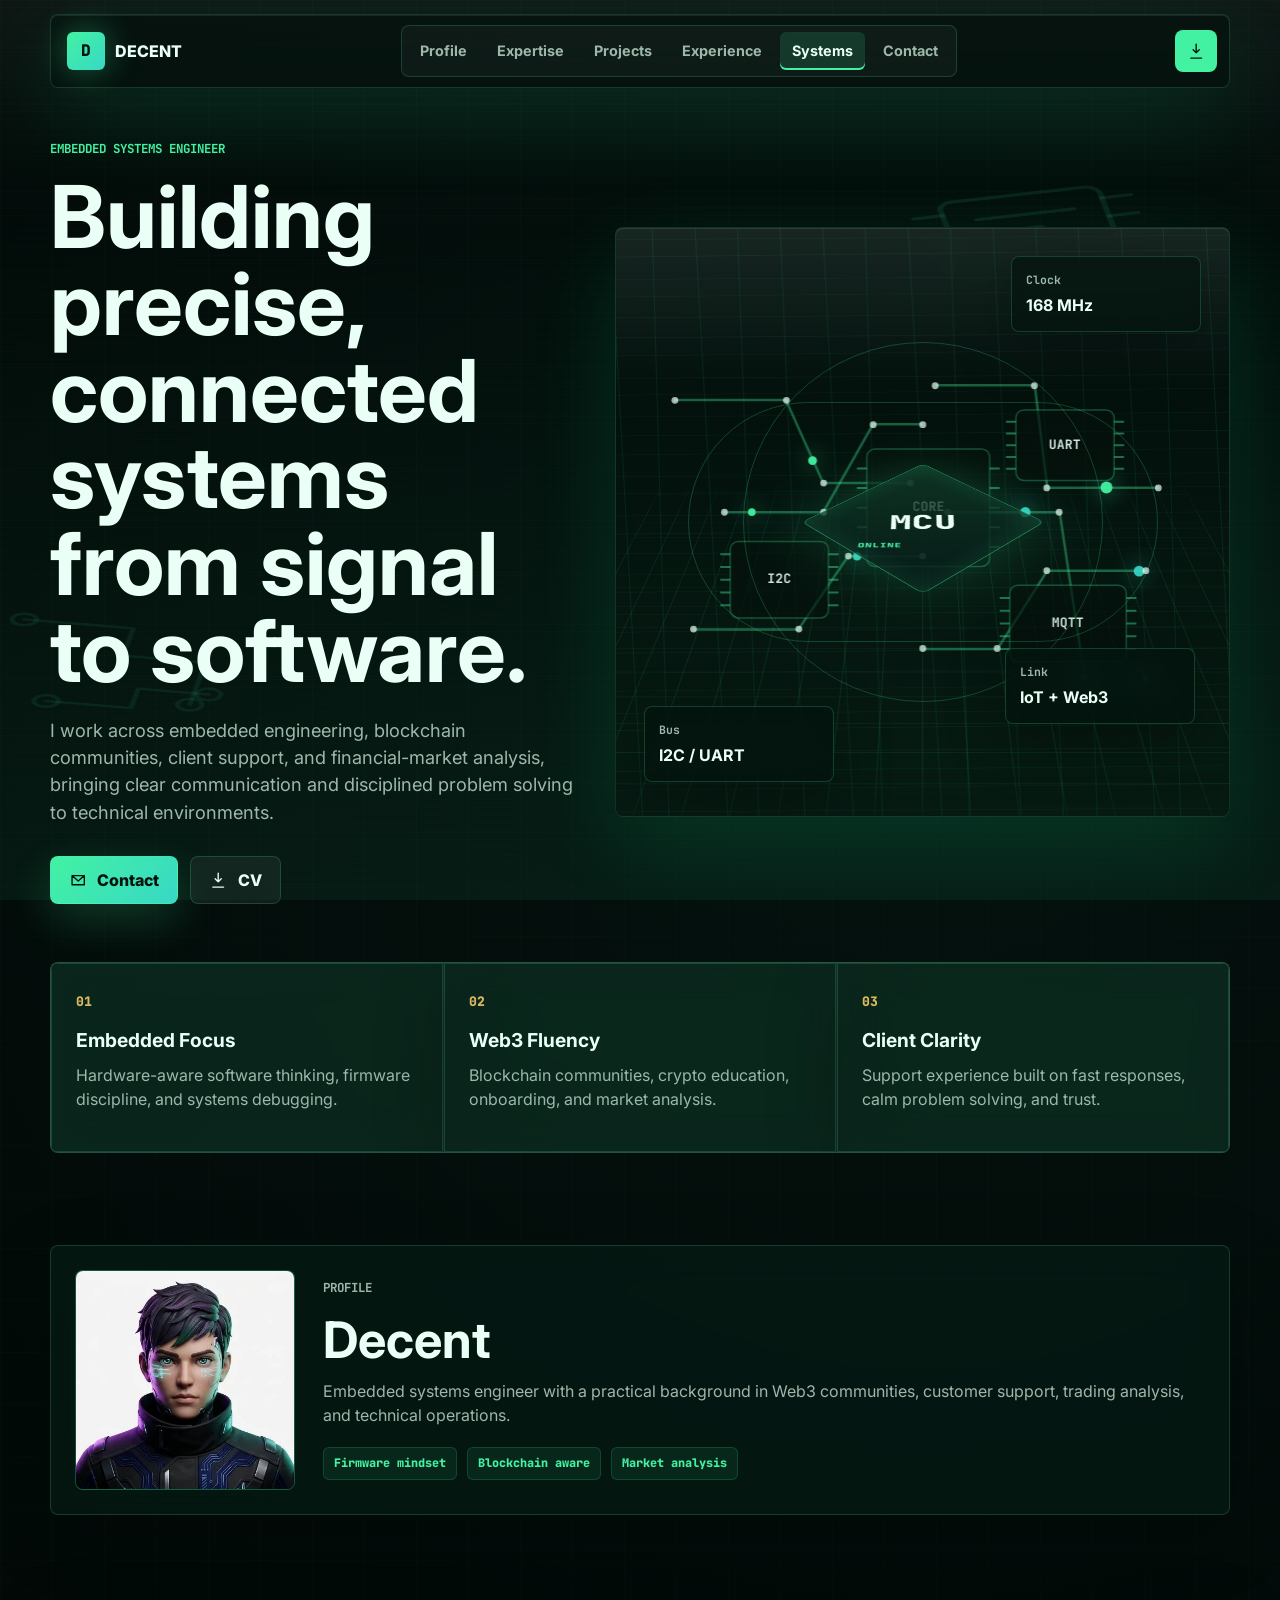
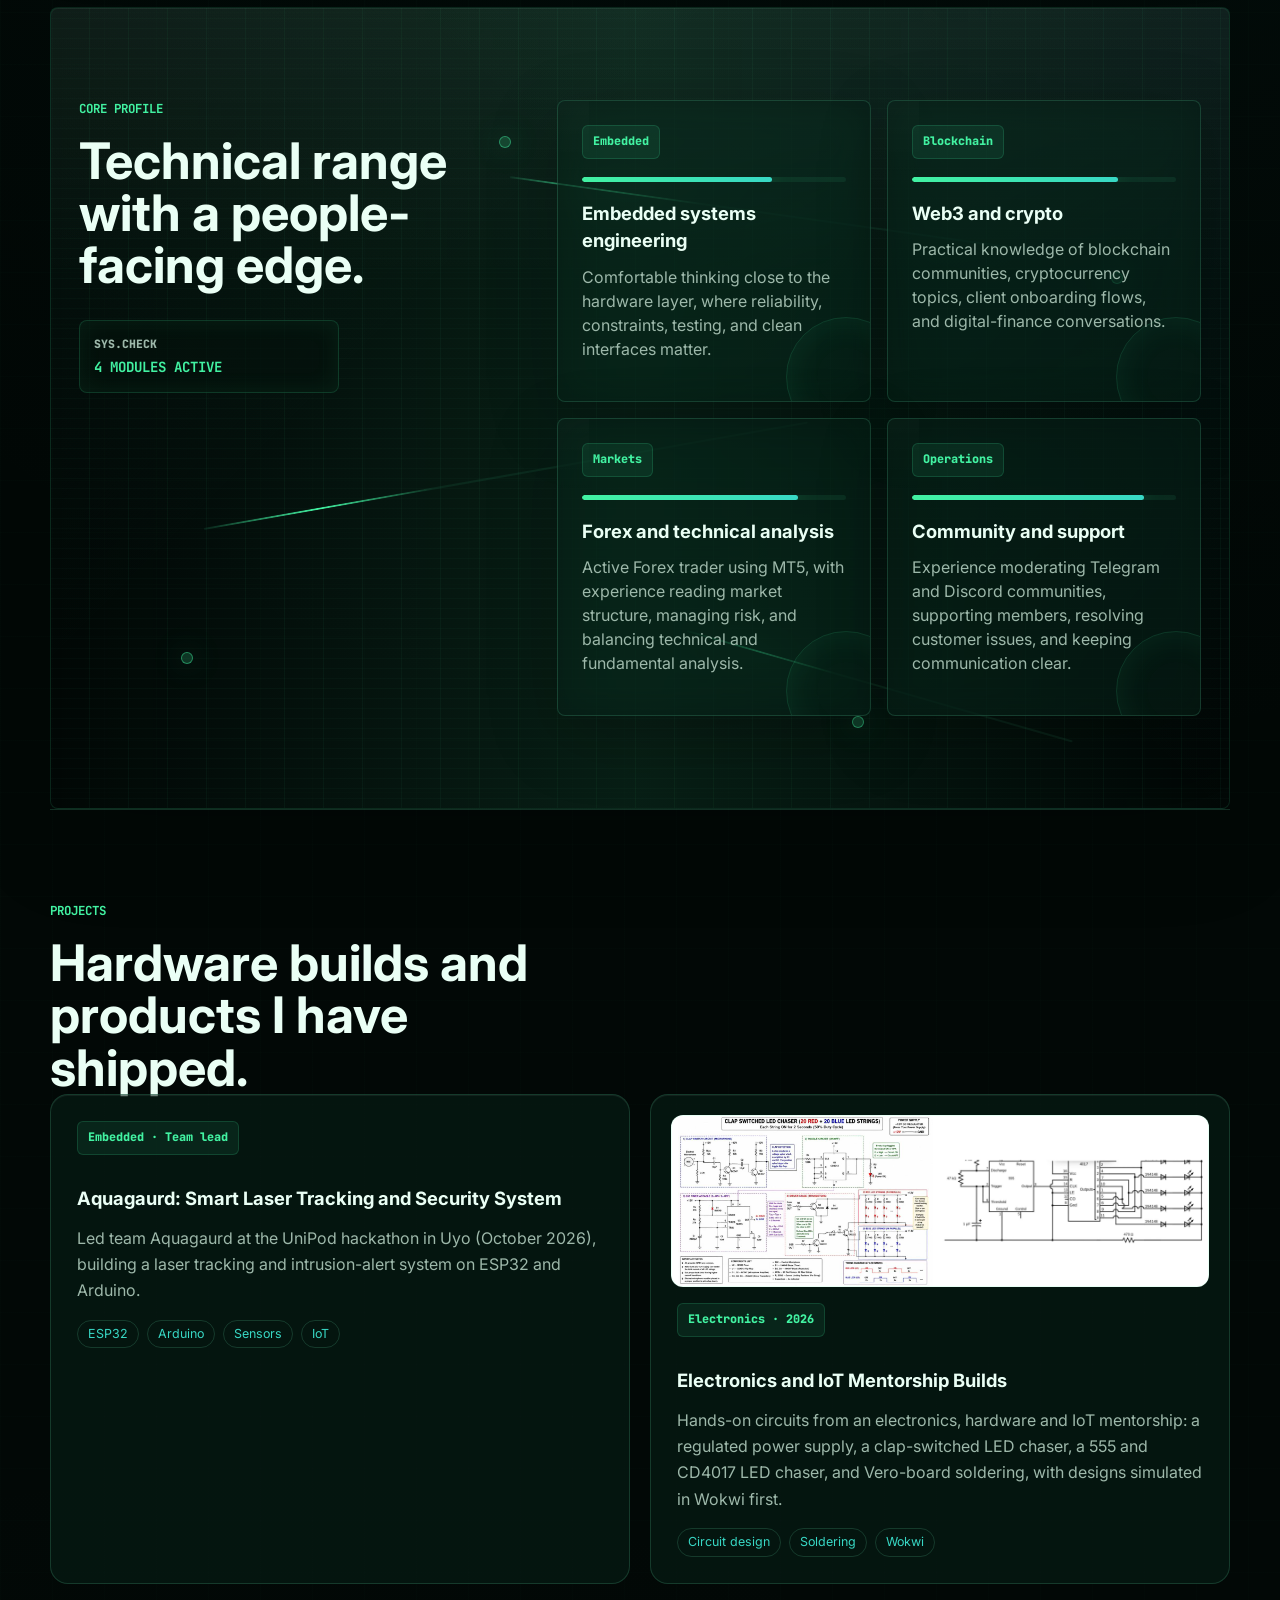
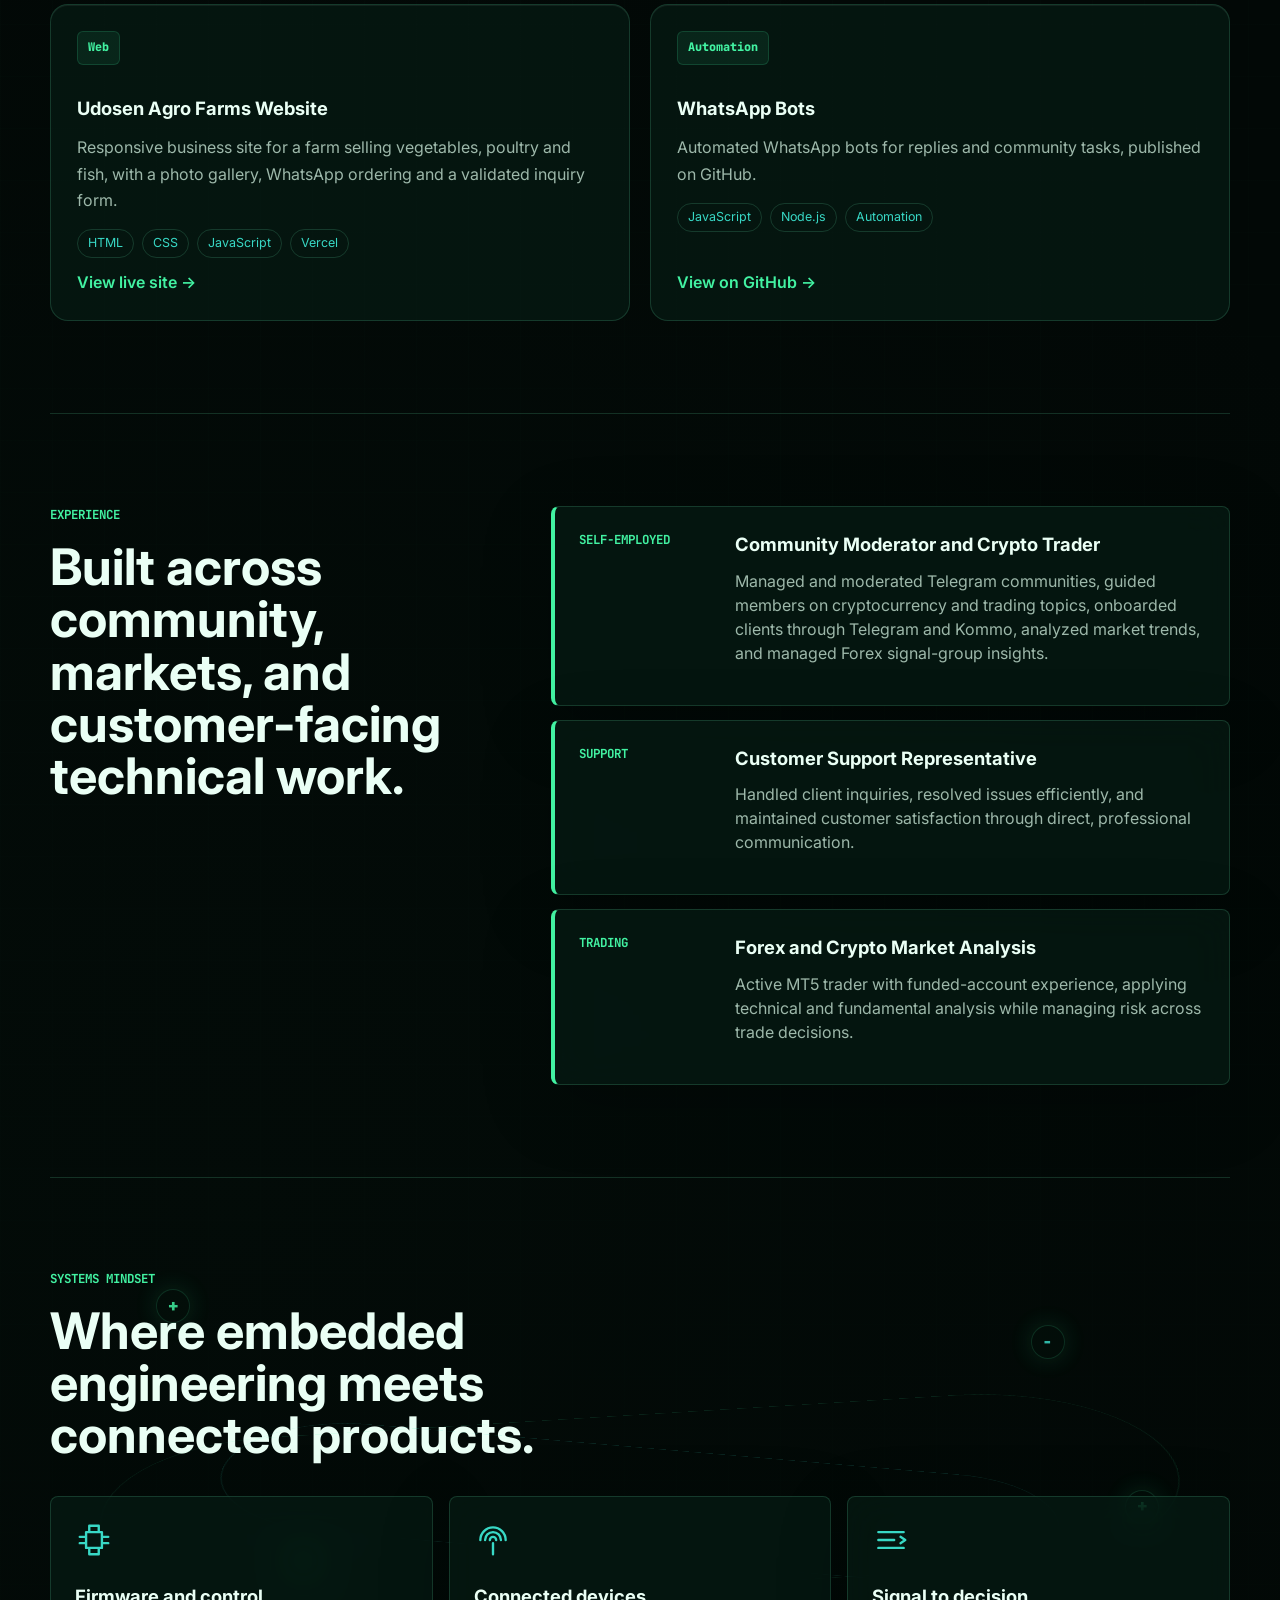
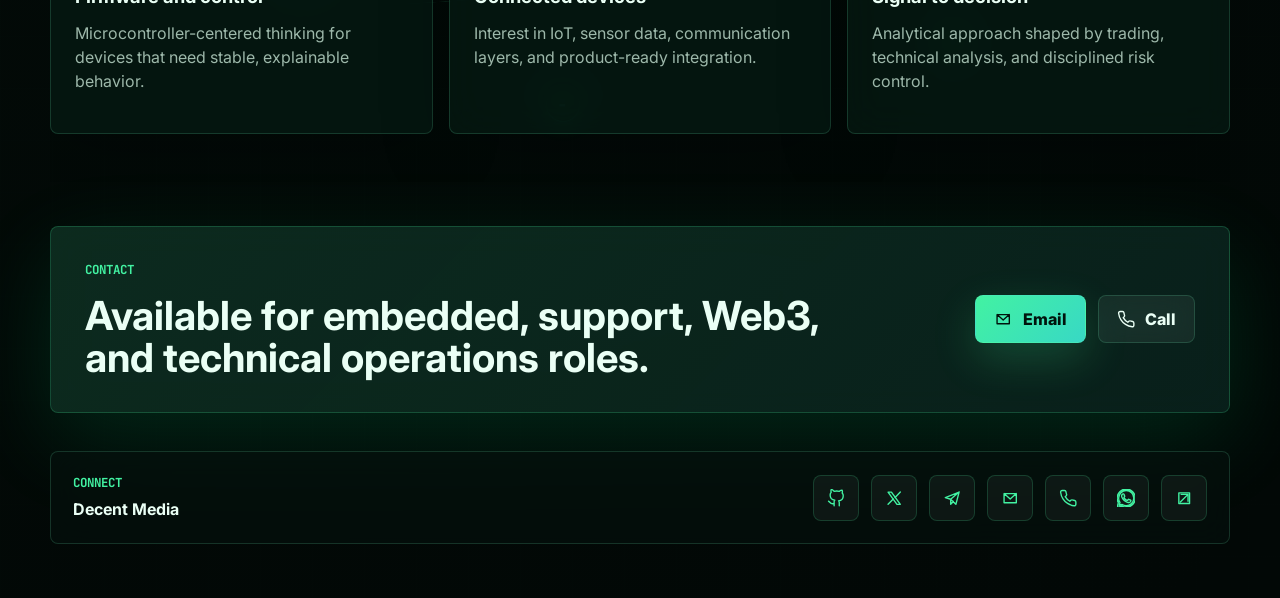
<file: index.html>
<!doctype html>
<html lang="en">
  <head>
    <meta charset="utf-8" />
    <meta name="viewport" content="width=device-width, initial-scale=1" />
    <title>Decent | Embedded Systems Engineer</title>
    <meta
      name="description"
      content="Personal portfolio for Decent, an embedded systems engineer with Web3, blockchain, trading, community management, and client support experience."
    />
    <link rel="preconnect" href="https://fonts.googleapis.com" />
    <link rel="preconnect" href="https://fonts.gstatic.com" crossorigin />
    <link
      href="https://fonts.googleapis.com/css2?family=Inter:wght@400;500;600;700;800&family=JetBrains+Mono:wght@500;700&display=swap"
      rel="stylesheet"
    />
    <link rel="stylesheet" href="styles.css" />
  </head>
  <body>
    <div class="ambient-bg" aria-hidden="true">
      <div class="scanline"></div>
      <svg class="watermark chip-a" viewBox="0 0 220 160">
        <rect x="54" y="38" width="112" height="84" rx="10" />
        <path d="M34 54h20M34 78h20M34 102h20M166 54h20M166 78h20M166 102h20" />
        <path d="M76 64h68M76 82h42M76 100h54" />
      </svg>
      <svg class="watermark trace-b" viewBox="0 0 260 220">
        <path d="M40 38h90v48h68v74" />
        <path d="M82 174h70v-34h58" />
        <circle cx="40" cy="38" r="10" />
        <circle cx="198" cy="160" r="10" />
        <circle cx="82" cy="174" r="10" />
        <circle cx="210" cy="140" r="10" />
      </svg>
    </div>

    <div class="site-shell">
      <header class="topbar" aria-label="Primary">
        <a class="brand" href="#top" aria-label="Decent home">
          <span class="brand-mark">D</span>
          <span>DECENT</span>
        </a>
        <nav class="nav-links" id="siteNav" aria-label="Sections">
          <a href="#profile">Profile</a>
          <a href="#expertise">Expertise</a>
          <a href="#projects">Projects</a>
          <a href="#experience">Experience</a>
          <a href="#systems">Systems</a>
          <a href="#contact">Contact</a>
        </nav>
        <button class="menu-toggle" type="button" aria-label="Open menu" aria-expanded="false" aria-controls="siteNav">
          <span></span><span></span><span></span>
        </button>
        <a class="icon-action" href="DECENT CV.docx" download aria-label="Download CV">
          <svg aria-hidden="true" viewBox="0 0 24 24">
            <path d="M12 3v11m0 0 4-4m-4 4-4-4M5 21h14" />
          </svg>
        </a>
      </header>

      <main id="top">
        <section class="hero" aria-labelledby="hero-title">
          <div class="hero-copy reveal">
            <p class="eyebrow">Embedded systems engineer</p>
            <h1 id="hero-title">Building precise, connected systems from signal to software.</h1>
            <p class="hero-lede">
              I work across embedded engineering, blockchain communities, client support, and
              financial-market analysis, bringing clear communication and disciplined problem
              solving to technical environments.
            </p>
            <div class="hero-actions" aria-label="Primary actions">
              <a class="button primary" href="mailto:udosenfavour21@gmail.com">
                <svg aria-hidden="true" viewBox="0 0 24 24">
                  <path d="m4 6 8 7 8-7M4 6h16v12H4z" />
                </svg>
                Contact
              </a>
              <a class="button secondary" href="DECENT CV.docx" download>
                <svg aria-hidden="true" viewBox="0 0 24 24">
                  <path d="M12 3v11m0 0 4-4m-4 4-4-4M5 21h14" />
                </svg>
                CV
              </a>
            </div>
          </div>

          <div class="hero-stage reveal" aria-label="3D embedded systems dashboard">
            <canvas id="circuitCanvas" width="900" height="680"></canvas>
            <div class="orbital-ring ring-one"></div>
            <div class="orbital-ring ring-two"></div>
            <div class="device-core">
              <span class="core-chip">MCU</span>
              <span class="core-status">ONLINE</span>
            </div>
            <div class="dashboard-card card-a">
              <span>Clock</span>
              <strong>168 MHz</strong>
            </div>
            <div class="dashboard-card card-b">
              <span>Bus</span>
              <strong>I2C / UART</strong>
            </div>
            <div class="dashboard-card card-c">
              <span>Link</span>
              <strong>IoT + Web3</strong>
            </div>
          </div>
        </section>

        <section class="metrics reveal" aria-label="Professional strengths">
          <div>
            <span>01</span>
            <strong>Embedded Focus</strong>
            <p>Hardware-aware software thinking, firmware discipline, and systems debugging.</p>
          </div>
          <div>
            <span>02</span>
            <strong>Web3 Fluency</strong>
            <p>Blockchain communities, crypto education, onboarding, and market analysis.</p>
          </div>
          <div>
            <span>03</span>
            <strong>Client Clarity</strong>
            <p>Support experience built on fast responses, calm problem solving, and trust.</p>
          </div>
        </section>

        <section id="profile" class="profile-section reveal" aria-label="Profile">
          <div class="profile-card">
            <div class="profile-image-frame">
              <img src="profile.jpg" alt="Favour Udosen" class="profile-image" />
              <span class="profile-fallback">D</span>
            </div>
            <div class="profile-content">
              <p class="eyebrow">Profile</p>
              <h2>Decent</h2>
              <p>
                Embedded systems engineer with a practical background in Web3 communities, customer
                support, trading analysis, and technical operations.
              </p>
              <div class="profile-tags" aria-label="Profile tags">
                <span>Firmware mindset</span>
                <span>Blockchain aware</span>
                <span>Market analysis</span>
              </div>
            </div>
          </div>
        </section>

        <section id="expertise" class="section split-section expertise-section reveal">
          <div class="expertise-visual" aria-hidden="true">
            <span class="data-node node-a"></span>
            <span class="data-node node-b"></span>
            <span class="data-node node-c"></span>
            <span class="data-node node-d"></span>
            <span class="data-stream stream-a"></span>
            <span class="data-stream stream-b"></span>
            <span class="data-stream stream-c"></span>
          </div>
          <div class="section-heading expertise-heading">
            <p class="eyebrow">Core profile</p>
            <h2>Technical range with a people-facing edge.</h2>
            <div class="expertise-console" aria-hidden="true">
              <span>SYS.CHECK</span>
              <strong>4 MODULES ACTIVE</strong>
            </div>
          </div>
          <div class="skill-grid">
            <article class="skill-card skill-card-embedded">
              <span class="chip">Embedded</span>
              <div class="skill-meter" aria-hidden="true"><span></span></div>
              <h3>Embedded systems engineering</h3>
              <p>
                Comfortable thinking close to the hardware layer, where reliability, constraints,
                testing, and clean interfaces matter.
              </p>
            </article>
            <article class="skill-card skill-card-chain">
              <span class="chip">Blockchain</span>
              <div class="skill-meter" aria-hidden="true"><span></span></div>
              <h3>Web3 and crypto</h3>
              <p>
                Practical knowledge of blockchain communities, cryptocurrency topics, client
                onboarding flows, and digital-finance conversations.
              </p>
            </article>
            <article class="skill-card skill-card-market">
              <span class="chip">Markets</span>
              <div class="skill-meter" aria-hidden="true"><span></span></div>
              <h3>Forex and technical analysis</h3>
              <p>
                Active Forex trader using MT5, with experience reading market structure, managing
                risk, and balancing technical and fundamental analysis.
              </p>
            </article>
            <article class="skill-card skill-card-ops">
              <span class="chip">Operations</span>
              <div class="skill-meter" aria-hidden="true"><span></span></div>
              <h3>Community and support</h3>
              <p>
                Experience moderating Telegram and Discord communities, supporting members,
                resolving customer issues, and keeping communication clear.
              </p>
            </article>
          </div>
        </section>

        <section id="projects" class="section projects-section reveal">
          <div class="section-heading">
            <p class="eyebrow">Projects</p>
            <h2>Hardware builds and products I have shipped.</h2>
          </div>
          <div class="project-grid">
            <article class="project-card">
              <span class="chip">Embedded &middot; Team lead</span>
              <h3>Aquagaurd: Smart Laser Tracking and Security System</h3>
              <p>
                Led team Aquagaurd at the UniPod hackathon in Uyo (October 2026), building a laser
                tracking and intrusion-alert system on ESP32 and Arduino.
              </p>
              <ul class="project-tags"><li>ESP32</li><li>Arduino</li><li>Sensors</li><li>IoT</li></ul>
            </article>
            <article class="project-card">
              <div class="project-media project-media-duo">
                <img src="images/clap-switch-chaser.jpg" alt="Clap-switched LED chaser schematic: microphone amplifier, CD4013 toggle, NE555 timer and transistor drivers" loading="lazy" />
                <img src="images/led-chaser.jpg" alt="LED chaser schematic using a 555 timer and CD4017 decade counter" loading="lazy" />
              </div>
              <span class="chip">Electronics &middot; 2026</span>
              <h3>Electronics and IoT Mentorship Builds</h3>
              <p>
                Hands-on circuits from an electronics, hardware and IoT mentorship: a regulated power
                supply, a clap-switched LED chaser, a 555 and CD4017 LED chaser, and Vero-board soldering, with designs simulated in Wokwi first.
              </p>
              <ul class="project-tags"><li>Circuit design</li><li>Soldering</li><li>Wokwi</li></ul>
            </article>
            <article class="project-card">
              <span class="chip">Web</span>
              <h3>Udosen Agro Farms Website</h3>
              <p>
                Responsive business site for a farm selling vegetables, poultry and fish, with a
                photo gallery, WhatsApp ordering and a validated inquiry form.
              </p>
              <ul class="project-tags"><li>HTML</li><li>CSS</li><li>JavaScript</li><li>Vercel</li></ul>
              <a class="project-link" href="https://udosen-farms.vercel.app" target="_blank" rel="noreferrer">View live site &rarr;</a>
            </article>
            <article class="project-card">
              <span class="chip">Automation</span>
              <h3>WhatsApp Bots</h3>
              <p>
                Automated WhatsApp bots for replies and community tasks, published on GitHub.
              </p>
              <ul class="project-tags"><li>JavaScript</li><li>Node.js</li><li>Automation</li></ul>
              <a class="project-link" href="https://github.com/DECENTMEDIA" target="_blank" rel="noreferrer">View on GitHub &rarr;</a>
            </article>
          </div>
        </section>

        <section id="experience" class="section timeline-section reveal">
          <div class="section-heading">
            <p class="eyebrow">Experience</p>
            <h2>Built across community, markets, and customer-facing technical work.</h2>
          </div>
          <div class="timeline">
            <article class="timeline-item">
              <div class="timeline-date">Self-employed</div>
              <div>
                <h3>Community Moderator and Crypto Trader</h3>
                <p>
                  Managed and moderated Telegram communities, guided members on cryptocurrency and
                  trading topics, onboarded clients through Telegram and Kommo, analyzed market
                  trends, and managed Forex signal-group insights.
                </p>
              </div>
            </article>
            <article class="timeline-item">
              <div class="timeline-date">Support</div>
              <div>
                <h3>Customer Support Representative</h3>
                <p>
                  Handled client inquiries, resolved issues efficiently, and maintained customer
                  satisfaction through direct, professional communication.
                </p>
              </div>
            </article>
            <article class="timeline-item">
              <div class="timeline-date">Trading</div>
              <div>
                <h3>Forex and Crypto Market Analysis</h3>
                <p>
                  Active MT5 trader with funded-account experience, applying technical and
                  fundamental analysis while managing risk across trade decisions.
                </p>
              </div>
            </article>
          </div>
        </section>

        <section id="systems" class="section systems-section reveal">
          <div class="section-heading">
            <p class="eyebrow">Systems mindset</p>
            <h2>Where embedded engineering meets connected products.</h2>
          </div>
          <div class="polarity-field" aria-hidden="true">
            <span class="charge plus charge-a">+</span>
            <span class="charge minus charge-b">-</span>
            <span class="charge plus charge-c">+</span>
            <span class="charge minus charge-d">-</span>
            <span class="charge plus charge-e">+</span>
            <span class="charge minus charge-f">-</span>
          </div>
          <div class="systems-board">
            <article>
              <svg aria-hidden="true" viewBox="0 0 24 24">
                <path d="M9 3h6v4H9zM7 7h10v10H7zM9 17h6v4H9zM3 10h4M17 10h4M3 14h4M17 14h4" />
              </svg>
              <h3>Firmware and control</h3>
              <p>Microcontroller-centered thinking for devices that need stable, explainable behavior.</p>
            </article>
            <article>
              <svg aria-hidden="true" viewBox="0 0 24 24">
                <path d="M4 12a8 8 0 0 1 16 0M7 12a5 5 0 0 1 10 0M10 12a2 2 0 0 1 4 0M12 14v7" />
              </svg>
              <h3>Connected devices</h3>
              <p>Interest in IoT, sensor data, communication layers, and product-ready integration.</p>
            </article>
            <article>
              <svg aria-hidden="true" viewBox="0 0 24 24">
                <path d="M4 7h16M4 12h10M4 17h16M18 10l3 2-3 2" />
              </svg>
              <h3>Signal to decision</h3>
              <p>Analytical approach shaped by trading, technical analysis, and disciplined risk control.</p>
            </article>
          </div>
        </section>

        <section id="contact" class="contact-section reveal" aria-labelledby="contact-title">
          <div>
            <p class="eyebrow">Contact</p>
            <h2 id="contact-title">Available for embedded, support, Web3, and technical operations roles.</h2>
          </div>
          <div class="contact-actions">
            <a class="button primary" href="mailto:udosenfavour21@gmail.com">
              <svg aria-hidden="true" viewBox="0 0 24 24">
                <path d="m4 6 8 7 8-7M4 6h16v12H4z" />
              </svg>
              Email
            </a>
            <a class="button secondary" href="tel:+2349166381036">
              <svg aria-hidden="true" viewBox="0 0 24 24">
                <path d="M22 16.9v3a2 2 0 0 1-2.2 2 19.8 19.8 0 0 1-8.6-3.1 19.5 19.5 0 0 1-6-6A19.8 19.8 0 0 1 2.1 4.2 2 2 0 0 1 4.1 2h3a2 2 0 0 1 2 1.7c.1 1 .4 2 .7 2.9a2 2 0 0 1-.4 2.1L8.1 10a16 16 0 0 0 6 6l1.3-1.3a2 2 0 0 1 2.1-.4c.9.3 1.9.6 2.9.7a2 2 0 0 1 1.6 1.9z" />
              </svg>
              Call
            </a>
          </div>
        </section>
      </main>

      <footer class="site-footer" aria-label="Social links">
        <div>
          <p class="eyebrow">Connect</p>
          <strong>Decent Media</strong>
        </div>
        <nav class="social-widgets" aria-label="Social widgets">
          <a href="https://github.com/DECENTMEDIA" target="_blank" rel="noreferrer" aria-label="GitHub">
            <svg aria-hidden="true" viewBox="0 0 24 24">
              <path d="M9 19c-5 1.5-5-2.5-7-3m14 6v-3.9a3.4 3.4 0 0 0-.9-2.6c3-.3 6.1-1.5 6.1-6.7a5.2 5.2 0 0 0-1.4-3.6 4.8 4.8 0 0 0-.1-3.6s-1.1-.3-3.7 1.4a12.8 12.8 0 0 0-6.7 0C6.7.3 5.6.6 5.6.6a4.8 4.8 0 0 0-.1 3.6 5.2 5.2 0 0 0-1.4 3.6c0 5.2 3.1 6.4 6.1 6.7a3.4 3.4 0 0 0-.9 2.6V22" />
            </svg>
          </a>
          <a href="https://x.com/DECENTMEDIA123" target="_blank" rel="noreferrer" aria-label="Twitter">
            <svg aria-hidden="true" viewBox="0 0 24 24">
              <path d="M4 4l11.6 16H20L8.4 4z" />
              <path d="M4 20 10.8 13M13.2 11 20 4" />
            </svg>
          </a>
          <a href="https://t.me/Decent09166" target="_blank" rel="noreferrer" aria-label="Telegram">
            <svg aria-hidden="true" viewBox="0 0 24 24">
              <path d="M21 4 3 11.2l7 2.2M21 4l-4.2 16-6.8-6.6M21 4 10 13.4M10 13.4V20l3.6-3.8" />
            </svg>
          </a>
          <a href="mailto:udosenfavour21@gmail.com" aria-label="Email">
            <svg aria-hidden="true" viewBox="0 0 24 24">
              <path d="m4 6 8 7 8-7M4 6h16v12H4z" />
            </svg>
          </a>
          <a href="tel:+2349166381036" aria-label="Phone">
            <svg aria-hidden="true" viewBox="0 0 24 24">
              <path d="M22 16.9v3a2 2 0 0 1-2.2 2 19.8 19.8 0 0 1-8.6-3.1 19.5 19.5 0 0 1-6-6A19.8 19.8 0 0 1 2.1 4.2 2 2 0 0 1 4.1 2h3a2 2 0 0 1 2 1.7c.1 1 .4 2 .7 2.9a2 2 0 0 1-.4 2.1L8.1 10a16 16 0 0 0 6 6l1.3-1.3a2 2 0 0 1 2.1-.4c.9.3 1.9.6 2.9.7a2 2 0 0 1 1.6 1.9z" />
            </svg>
            </a>
    <!-- WhatsApp (new) -->
    <a href="https://wa.me/2349166381036?text=Hello%20Decent%2C%20I'd%20like%20to%20connect"
       target="_blank" rel="noreferrer" aria-label="WhatsApp">
      <svg aria-hidden="true" viewBox="0 0 24 24">
        <path d="M17.472 14.382c-.297-.149-1.758-.867-2.03-.967-.273-.099-.471-.148-.67.15-.197.297-.767.966-.94 1.164-.173.199-.347.223-.644.075-.297-.15-1.255-.463-2.39-1.475-.883-.788-1.48-1.761-1.653-2.059-.173-.297-.018-.458.13-.606.134-.133.298-.347.446-.52.149-.174.198-.298.298-.497.099-.198.05-.371-.025-.52-.075-.149-.669-1.612-.916-2.207-.242-.579-.487-.5-.669-.51-.173-.008-.371-.01-.57-.01-.198 0-.52.074-.792.372-.272.297-1.04 1.016-1.04 2.479 0 1.462 1.065 2.875 1.213 3.074.149.198 2.096 3.2 5.077 4.487.709.306 1.262.489 1.694.625.712.227 1.36.195 1.871.118.571-.085 1.758-.719 2.006-1.413.248-.694.248-1.289.173-1.413-.074-.124-.272-.198-.57-.347m-5.421 7.403h-.004a9.87 9.87 0 01-5.031-1.378l-.361-.214-3.741.982.998-3.648-.235-.374a9.86 9.86 0 01-1.51-5.26c.001-5.45 4.436-9.884 9.888-9.884 2.64 0 5.122 1.03 6.988 2.898a9.825 9.825 0 012.893 6.994c-.003 5.45-4.437 9.884-9.885 9.884m8.413-18.297A11.815 11.815 0 0012.05 0C5.495 0 .16 5.335.157 11.892c0 2.096.547 4.142 1.588 5.945L.057 24l6.305-1.654a11.882 11.882 0 005.683 1.448h.005c6.554 0 11.89-5.335 11.893-11.893a11.821 11.821 0 00-3.48-8.413z" />
      </svg>
          </a>
          <a href="https://github.com/DECENTMEDIA/MY-PORTFOLIO" target="_blank" rel="noreferrer" aria-label="Portfolio repository">
            <svg aria-hidden="true" viewBox="0 0 24 24">
              <path d="M7 17 17 7M8 7h9v9" />
              <path d="M5 5h14v14H5z" />
            </svg>
          </a>
        </nav>
      </footer>
    </div>

        <button class="back-to-top" type="button" aria-label="Back to top">
      <svg aria-hidden="true" viewBox="0 0 24 24"><path d="M12 19V5m0 0-6 6m6-6 6 6" /></svg>
    </button>
    <script src="script.js"></script>
  </body>
</html>
</file>
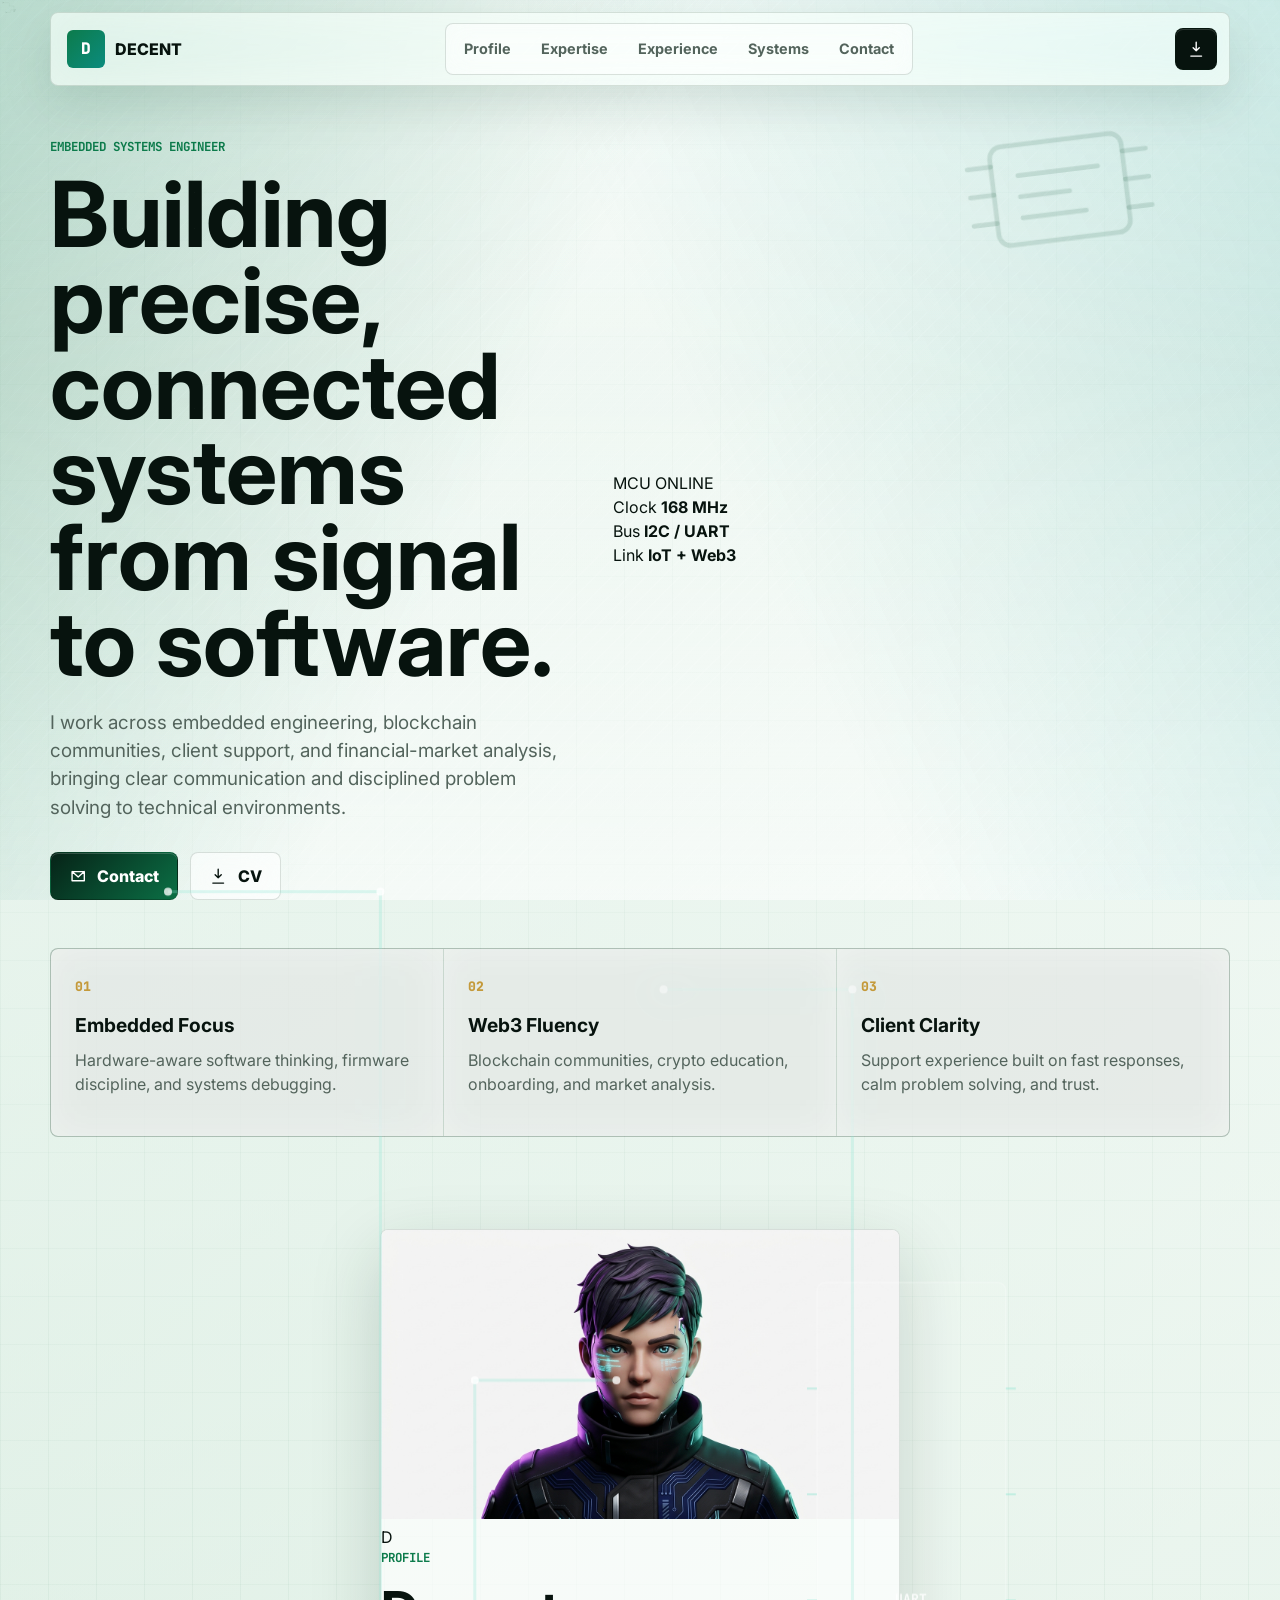
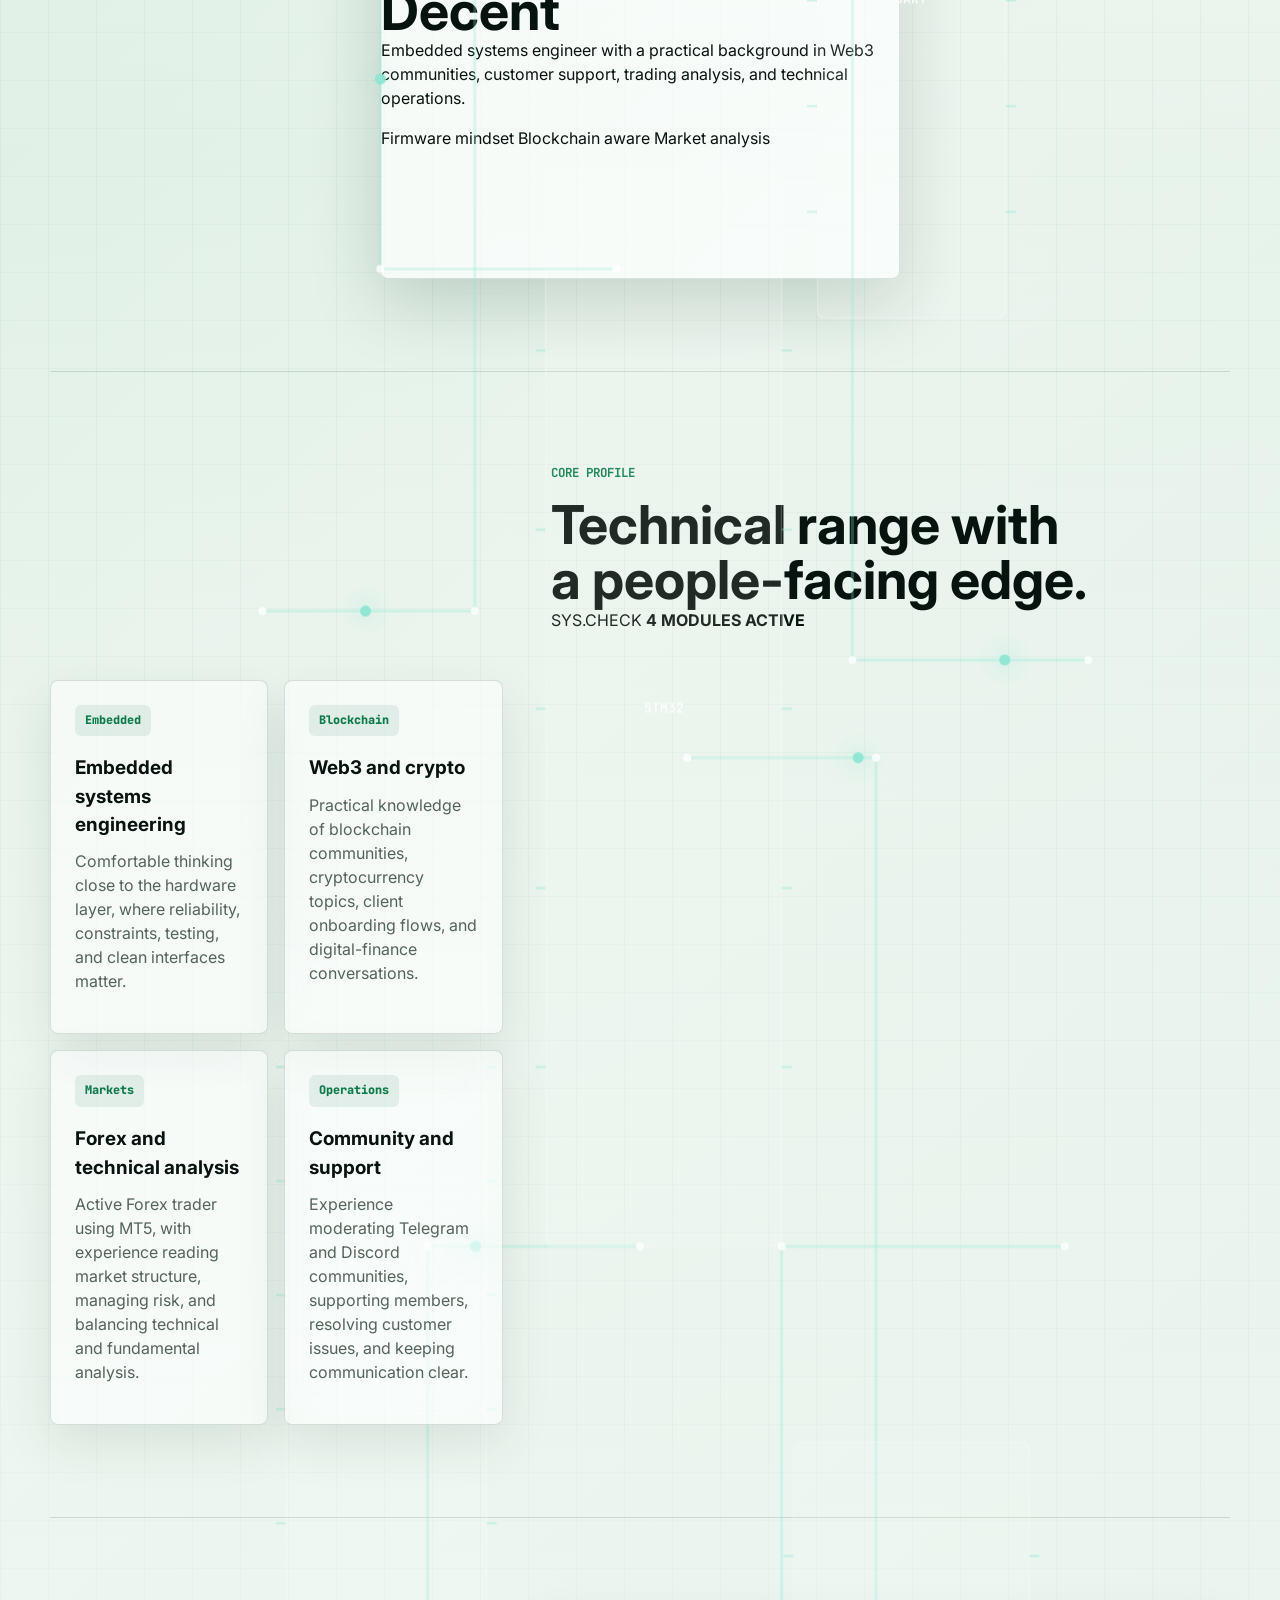
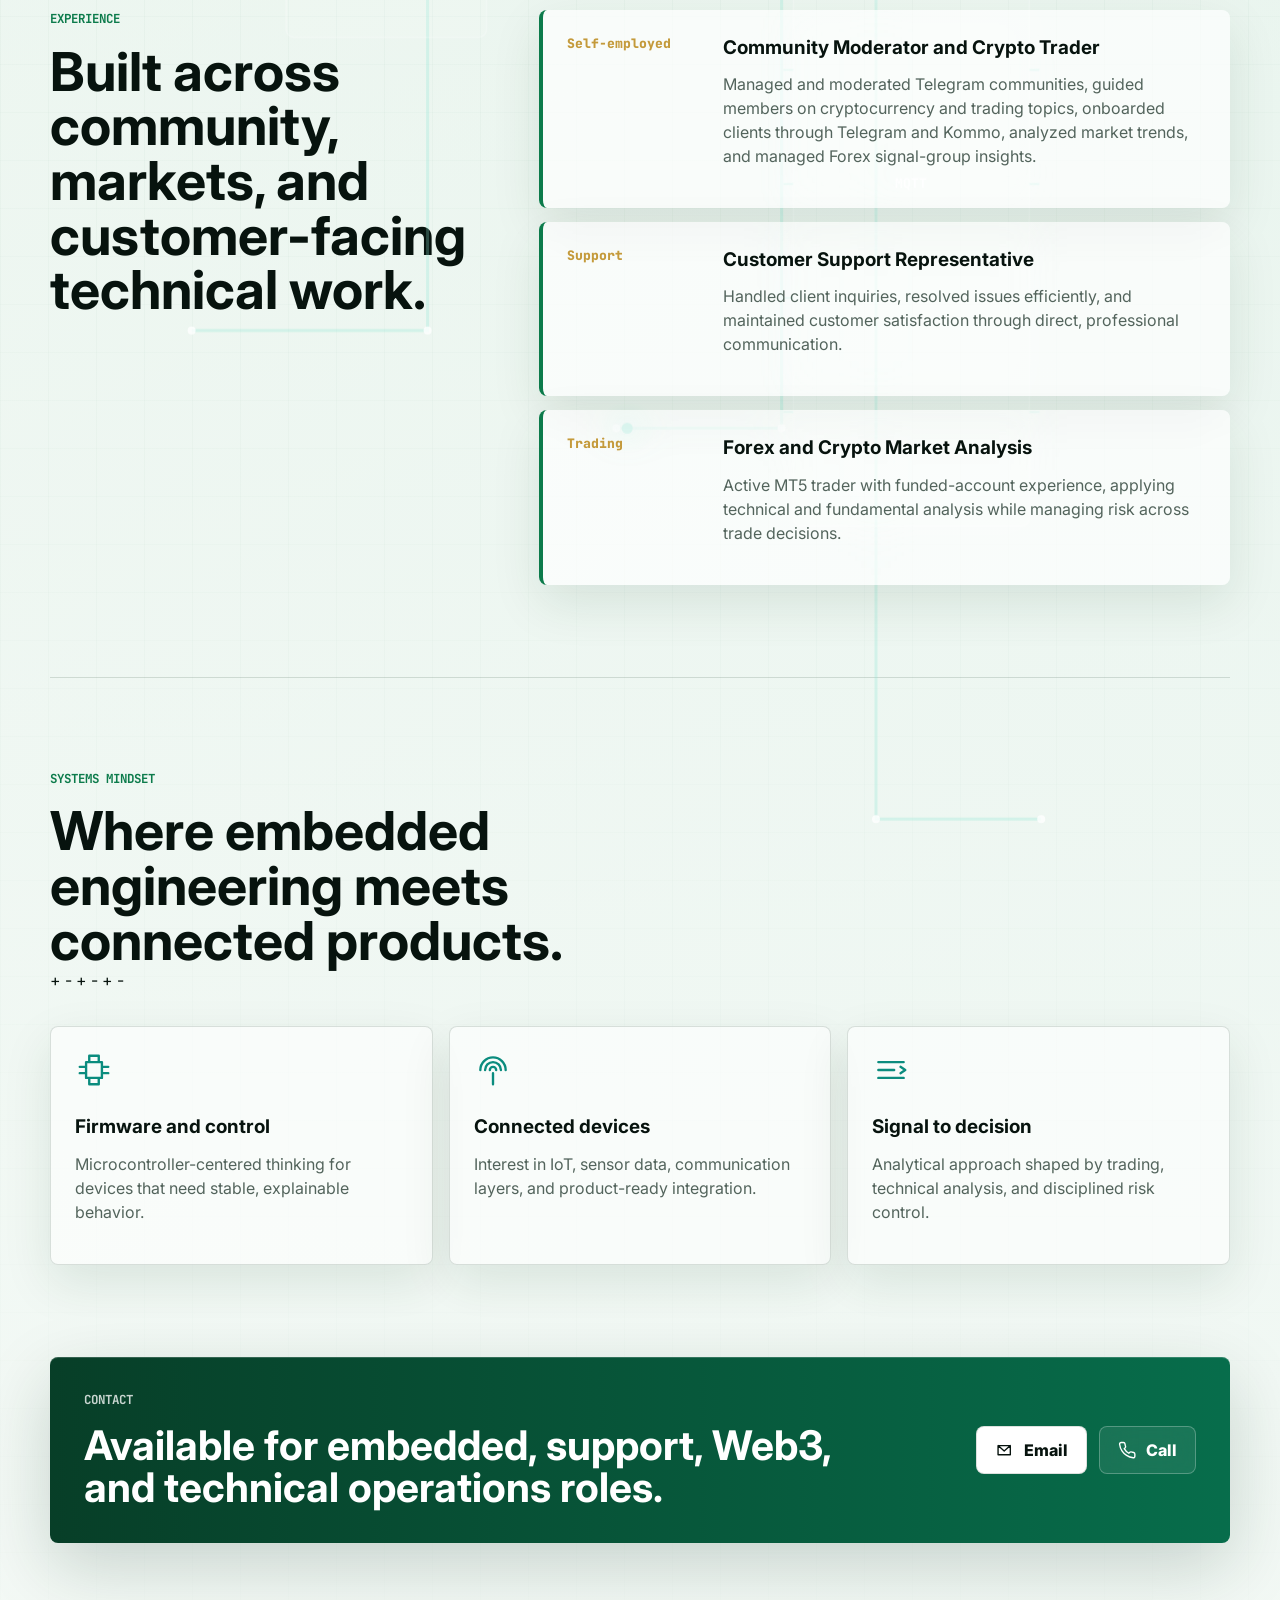
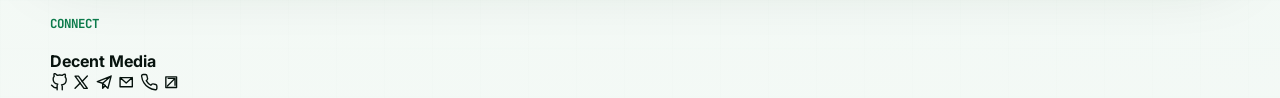
<file: personal-site-github-upload/index.html>
<!doctype html>
<html lang="en">
  <head>
    <meta charset="utf-8" />
    <meta name="viewport" content="width=device-width, initial-scale=1" />
    <title>Decent | Embedded Systems Engineer</title>
    <meta
      name="description"
      content="Personal portfolio for Decent, an embedded systems engineer with Web3, blockchain, trading, community management, and client support experience."
    />
    <link rel="preconnect" href="https://fonts.googleapis.com" />
    <link rel="preconnect" href="https://fonts.gstatic.com" crossorigin />
    <link
      href="https://fonts.googleapis.com/css2?family=Inter:wght@400;500;600;700;800&family=JetBrains+Mono:wght@500;700&display=swap"
      rel="stylesheet"
    />
    <link rel="stylesheet" href="styles.css" />
  </head>
  <body>
    <div class="ambient-bg" aria-hidden="true">
      <div class="scanline"></div>
      <svg class="watermark chip-a" viewBox="0 0 220 160">
        <rect x="54" y="38" width="112" height="84" rx="10" />
        <path d="M34 54h20M34 78h20M34 102h20M166 54h20M166 78h20M166 102h20" />
        <path d="M76 64h68M76 82h42M76 100h54" />
      </svg>
      <svg class="watermark trace-b" viewBox="0 0 260 220">
        <path d="M40 38h90v48h68v74" />
        <path d="M82 174h70v-34h58" />
        <circle cx="40" cy="38" r="10" />
        <circle cx="198" cy="160" r="10" />
        <circle cx="82" cy="174" r="10" />
        <circle cx="210" cy="140" r="10" />
      </svg>
    </div>

    <div class="site-shell">
      <header class="topbar" aria-label="Primary">
        <a class="brand" href="#top" aria-label="Decent home">
          <span class="brand-mark">D</span>
          <span>DECENT</span>
        </a>
        <nav class="nav-links" aria-label="Sections">
          <a href="#profile">Profile</a>
          <a href="#expertise">Expertise</a>
          <a href="#experience">Experience</a>
          <a href="#systems">Systems</a>
          <a href="#contact">Contact</a>
        </nav>
        <a class="icon-action" href="DECENT CV.docx" download aria-label="Download CV">
          <svg aria-hidden="true" viewBox="0 0 24 24">
            <path d="M12 3v11m0 0 4-4m-4 4-4-4M5 21h14" />
          </svg>
        </a>
      </header>

      <main id="top">
        <section class="hero" aria-labelledby="hero-title">
          <div class="hero-copy reveal">
            <p class="eyebrow">Embedded systems engineer</p>
            <h1 id="hero-title">Building precise, connected systems from signal to software.</h1>
            <p class="hero-lede">
              I work across embedded engineering, blockchain communities, client support, and
              financial-market analysis, bringing clear communication and disciplined problem
              solving to technical environments.
            </p>
            <div class="hero-actions" aria-label="Primary actions">
              <a class="button primary" href="mailto:udosenfavour21@gmail.com">
                <svg aria-hidden="true" viewBox="0 0 24 24">
                  <path d="m4 6 8 7 8-7M4 6h16v12H4z" />
                </svg>
                Contact
              </a>
              <a class="button secondary" href="DECENT CV.docx" download>
                <svg aria-hidden="true" viewBox="0 0 24 24">
                  <path d="M12 3v11m0 0 4-4m-4 4-4-4M5 21h14" />
                </svg>
                CV
              </a>
            </div>
          </div>

          <div class="hero-stage reveal" aria-label="3D embedded systems dashboard">
            <canvas id="circuitCanvas" width="900" height="680"></canvas>
            <div class="orbital-ring ring-one"></div>
            <div class="orbital-ring ring-two"></div>
            <div class="device-core">
              <span class="core-chip">MCU</span>
              <span class="core-status">ONLINE</span>
            </div>
            <div class="dashboard-card card-a">
              <span>Clock</span>
              <strong>168 MHz</strong>
            </div>
            <div class="dashboard-card card-b">
              <span>Bus</span>
              <strong>I2C / UART</strong>
            </div>
            <div class="dashboard-card card-c">
              <span>Link</span>
              <strong>IoT + Web3</strong>
            </div>
          </div>
        </section>

        <section class="metrics reveal" aria-label="Professional strengths">
          <div>
            <span>01</span>
            <strong>Embedded Focus</strong>
            <p>Hardware-aware software thinking, firmware discipline, and systems debugging.</p>
          </div>
          <div>
            <span>02</span>
            <strong>Web3 Fluency</strong>
            <p>Blockchain communities, crypto education, onboarding, and market analysis.</p>
          </div>
          <div>
            <span>03</span>
            <strong>Client Clarity</strong>
            <p>Support experience built on fast responses, calm problem solving, and trust.</p>
          </div>
        </section>

        <section id="profile" class="profile-section reveal" aria-label="Profile">
          <div class="profile-card">
            <div class="profile-image-frame">
              <img src="profile.jpg" alt="Favour Udosen" class="profile-image" />
              <span class="profile-fallback">D</span>
            </div>
            <div class="profile-content">
              <p class="eyebrow">Profile</p>
              <h2>Decent</h2>
              <p>
                Embedded systems engineer with a practical background in Web3 communities, customer
                support, trading analysis, and technical operations.
              </p>
              <div class="profile-tags" aria-label="Profile tags">
                <span>Firmware mindset</span>
                <span>Blockchain aware</span>
                <span>Market analysis</span>
              </div>
            </div>
          </div>
        </section>

        <section id="expertise" class="section split-section expertise-section reveal">
          <div class="expertise-visual" aria-hidden="true">
            <span class="data-node node-a"></span>
            <span class="data-node node-b"></span>
            <span class="data-node node-c"></span>
            <span class="data-node node-d"></span>
            <span class="data-stream stream-a"></span>
            <span class="data-stream stream-b"></span>
            <span class="data-stream stream-c"></span>
          </div>
          <div class="section-heading expertise-heading">
            <p class="eyebrow">Core profile</p>
            <h2>Technical range with a people-facing edge.</h2>
            <div class="expertise-console" aria-hidden="true">
              <span>SYS.CHECK</span>
              <strong>4 MODULES ACTIVE</strong>
            </div>
          </div>
          <div class="skill-grid">
            <article class="skill-card skill-card-embedded">
              <span class="chip">Embedded</span>
              <div class="skill-meter" aria-hidden="true"><span></span></div>
              <h3>Embedded systems engineering</h3>
              <p>
                Comfortable thinking close to the hardware layer, where reliability, constraints,
                testing, and clean interfaces matter.
              </p>
            </article>
            <article class="skill-card skill-card-chain">
              <span class="chip">Blockchain</span>
              <div class="skill-meter" aria-hidden="true"><span></span></div>
              <h3>Web3 and crypto</h3>
              <p>
                Practical knowledge of blockchain communities, cryptocurrency topics, client
                onboarding flows, and digital-finance conversations.
              </p>
            </article>
            <article class="skill-card skill-card-market">
              <span class="chip">Markets</span>
              <div class="skill-meter" aria-hidden="true"><span></span></div>
              <h3>Forex and technical analysis</h3>
              <p>
                Active Forex trader using MT5, with experience reading market structure, managing
                risk, and balancing technical and fundamental analysis.
              </p>
            </article>
            <article class="skill-card skill-card-ops">
              <span class="chip">Operations</span>
              <div class="skill-meter" aria-hidden="true"><span></span></div>
              <h3>Community and support</h3>
              <p>
                Experience moderating Telegram and Discord communities, supporting members,
                resolving customer issues, and keeping communication clear.
              </p>
            </article>
          </div>
        </section>

        <section id="experience" class="section timeline-section reveal">
          <div class="section-heading">
            <p class="eyebrow">Experience</p>
            <h2>Built across community, markets, and customer-facing technical work.</h2>
          </div>
          <div class="timeline">
            <article class="timeline-item">
              <div class="timeline-date">Self-employed</div>
              <div>
                <h3>Community Moderator and Crypto Trader</h3>
                <p>
                  Managed and moderated Telegram communities, guided members on cryptocurrency and
                  trading topics, onboarded clients through Telegram and Kommo, analyzed market
                  trends, and managed Forex signal-group insights.
                </p>
              </div>
            </article>
            <article class="timeline-item">
              <div class="timeline-date">Support</div>
              <div>
                <h3>Customer Support Representative</h3>
                <p>
                  Handled client inquiries, resolved issues efficiently, and maintained customer
                  satisfaction through direct, professional communication.
                </p>
              </div>
            </article>
            <article class="timeline-item">
              <div class="timeline-date">Trading</div>
              <div>
                <h3>Forex and Crypto Market Analysis</h3>
                <p>
                  Active MT5 trader with funded-account experience, applying technical and
                  fundamental analysis while managing risk across trade decisions.
                </p>
              </div>
            </article>
          </div>
        </section>

        <section id="systems" class="section systems-section reveal">
          <div class="section-heading">
            <p class="eyebrow">Systems mindset</p>
            <h2>Where embedded engineering meets connected products.</h2>
          </div>
          <div class="polarity-field" aria-hidden="true">
            <span class="charge plus charge-a">+</span>
            <span class="charge minus charge-b">-</span>
            <span class="charge plus charge-c">+</span>
            <span class="charge minus charge-d">-</span>
            <span class="charge plus charge-e">+</span>
            <span class="charge minus charge-f">-</span>
          </div>
          <div class="systems-board">
            <article>
              <svg aria-hidden="true" viewBox="0 0 24 24">
                <path d="M9 3h6v4H9zM7 7h10v10H7zM9 17h6v4H9zM3 10h4M17 10h4M3 14h4M17 14h4" />
              </svg>
              <h3>Firmware and control</h3>
              <p>Microcontroller-centered thinking for devices that need stable, explainable behavior.</p>
            </article>
            <article>
              <svg aria-hidden="true" viewBox="0 0 24 24">
                <path d="M4 12a8 8 0 0 1 16 0M7 12a5 5 0 0 1 10 0M10 12a2 2 0 0 1 4 0M12 14v7" />
              </svg>
              <h3>Connected devices</h3>
              <p>Interest in IoT, sensor data, communication layers, and product-ready integration.</p>
            </article>
            <article>
              <svg aria-hidden="true" viewBox="0 0 24 24">
                <path d="M4 7h16M4 12h10M4 17h16M18 10l3 2-3 2" />
              </svg>
              <h3>Signal to decision</h3>
              <p>Analytical approach shaped by trading, technical analysis, and disciplined risk control.</p>
            </article>
          </div>
        </section>

        <section id="contact" class="contact-section reveal" aria-labelledby="contact-title">
          <div>
            <p class="eyebrow">Contact</p>
            <h2 id="contact-title">Available for embedded, support, Web3, and technical operations roles.</h2>
          </div>
          <div class="contact-actions">
            <a class="button primary" href="mailto:udosenfavour21@gmail.com">
              <svg aria-hidden="true" viewBox="0 0 24 24">
                <path d="m4 6 8 7 8-7M4 6h16v12H4z" />
              </svg>
              Email
            </a>
            <a class="button secondary" href="tel:+2349166381036">
              <svg aria-hidden="true" viewBox="0 0 24 24">
                <path d="M22 16.9v3a2 2 0 0 1-2.2 2 19.8 19.8 0 0 1-8.6-3.1 19.5 19.5 0 0 1-6-6A19.8 19.8 0 0 1 2.1 4.2 2 2 0 0 1 4.1 2h3a2 2 0 0 1 2 1.7c.1 1 .4 2 .7 2.9a2 2 0 0 1-.4 2.1L8.1 10a16 16 0 0 0 6 6l1.3-1.3a2 2 0 0 1 2.1-.4c.9.3 1.9.6 2.9.7a2 2 0 0 1 1.6 1.9z" />
              </svg>
              Call
            </a>
          </div>
        </section>
      </main>

      <footer class="site-footer" aria-label="Social links">
        <div>
          <p class="eyebrow">Connect</p>
          <strong>Decent Media</strong>
        </div>
        <nav class="social-widgets" aria-label="Social widgets">
          <a href="https://github.com/DECENTMEDIA" target="_blank" rel="noreferrer" aria-label="GitHub">
            <svg aria-hidden="true" viewBox="0 0 24 24">
              <path d="M9 19c-5 1.5-5-2.5-7-3m14 6v-3.9a3.4 3.4 0 0 0-.9-2.6c3-.3 6.1-1.5 6.1-6.7a5.2 5.2 0 0 0-1.4-3.6 4.8 4.8 0 0 0-.1-3.6s-1.1-.3-3.7 1.4a12.8 12.8 0 0 0-6.7 0C6.7.3 5.6.6 5.6.6a4.8 4.8 0 0 0-.1 3.6 5.2 5.2 0 0 0-1.4 3.6c0 5.2 3.1 6.4 6.1 6.7a3.4 3.4 0 0 0-.9 2.6V22" />
            </svg>
          </a>
          <a href="https://twitter.com/DECENTMEDIA" target="_blank" rel="noreferrer" aria-label="Twitter">
            <svg aria-hidden="true" viewBox="0 0 24 24">
              <path d="M4 4l11.6 16H20L8.4 4z" />
              <path d="M4 20 10.8 13M13.2 11 20 4" />
            </svg>
          </a>
          <a href="https://t.me/DECENTMEDIA" target="_blank" rel="noreferrer" aria-label="Telegram">
            <svg aria-hidden="true" viewBox="0 0 24 24">
              <path d="M21 4 3 11.2l7 2.2M21 4l-4.2 16-6.8-6.6M21 4 10 13.4M10 13.4V20l3.6-3.8" />
            </svg>
          </a>
          <a href="mailto:udosenfavour21@gmail.com" aria-label="Email">
            <svg aria-hidden="true" viewBox="0 0 24 24">
              <path d="m4 6 8 7 8-7M4 6h16v12H4z" />
            </svg>
          </a>
          <a href="tel:+2349166381036" aria-label="Phone">
            <svg aria-hidden="true" viewBox="0 0 24 24">
              <path d="M22 16.9v3a2 2 0 0 1-2.2 2 19.8 19.8 0 0 1-8.6-3.1 19.5 19.5 0 0 1-6-6A19.8 19.8 0 0 1 2.1 4.2 2 2 0 0 1 4.1 2h3a2 2 0 0 1 2 1.7c.1 1 .4 2 .7 2.9a2 2 0 0 1-.4 2.1L8.1 10a16 16 0 0 0 6 6l1.3-1.3a2 2 0 0 1 2.1-.4c.9.3 1.9.6 2.9.7a2 2 0 0 1 1.6 1.9z" />
            </svg>
          </a>
          <a href="https://github.com/DECENTMEDIA/MY-PORTFOLIO" target="_blank" rel="noreferrer" aria-label="Portfolio repository">
            <svg aria-hidden="true" viewBox="0 0 24 24">
              <path d="M7 17 17 7M8 7h9v9" />
              <path d="M5 5h14v14H5z" />
            </svg>
          </a>
        </nav>
      </footer>
    </div>

    <script src="script.js"></script>
  </body>
</html>
</file>
<file: styles.css>
:root {
  --ink: #eafff5;
  --muted: #9db8aa;
  --bg: #020806;
  --panel: rgba(7, 30, 22, 0.62);
  --panel-strong: rgba(10, 42, 30, 0.82);
  --line: rgba(112, 255, 191, 0.16);
  --green: #42f2a2;
  --deep-green: #0c7b4b;
  --cyan: #38d8c5;
  --gold: #d9b85e;
  --shadow: 0 28px 90px rgba(0, 255, 145, 0.12);
}

* {
  box-sizing: border-box;
}

html {
  scroll-behavior: smooth;
}

body {
  position: relative;
  isolation: isolate;
  min-height: 100vh;
  margin: 0;
  color: var(--ink);
  background:
    linear-gradient(180deg, rgba(2, 8, 6, 0.74), rgba(2, 8, 6, 0.96)),
    linear-gradient(90deg, rgba(66, 242, 162, 0.07) 1px, transparent 1px) 0 0 / 52px 52px,
    linear-gradient(rgba(66, 242, 162, 0.055) 1px, transparent 1px) 0 0 / 52px 52px,
    radial-gradient(circle at 72% 14%, rgba(56, 216, 197, 0.2), transparent 34%),
    radial-gradient(circle at 18% 82%, rgba(66, 242, 162, 0.16), transparent 30%),
    var(--bg);
  font-family: Inter, system-ui, -apple-system, BlinkMacSystemFont, "Segoe UI", sans-serif;
  line-height: 1.5;
}

body::after {
  position: fixed;
  inset: 0;
  z-index: -1;
  pointer-events: none;
  background: linear-gradient(180deg, rgba(255, 255, 255, 0.05), transparent 22%, rgba(66, 242, 162, 0.06));
  content: "";
}

a {
  color: inherit;
  text-decoration: none;
}

svg {
  width: 1.15rem;
  height: 1.15rem;
  fill: none;
  stroke: currentColor;
  stroke-linecap: round;
  stroke-linejoin: round;
  stroke-width: 1.8;
}

h1,
h2,
h3,
p {
  margin-top: 0;
}

.ambient-bg {
  position: fixed;
  inset: 0;
  z-index: -1;
  overflow: hidden;
  pointer-events: none;
}

.scanline {
  position: absolute;
  inset: 0;
  background: repeating-linear-gradient(180deg, transparent 0 7px, rgba(66, 242, 162, 0.025) 7px 8px);
  opacity: 0.6;
}

.watermark {
  position: absolute;
  width: 320px;
  height: auto;
  fill: none;
  stroke: rgba(66, 242, 162, 0.09);
  stroke-width: 4;
  filter: blur(0.1px);
}

.chip-a {
  top: 110px;
  right: 7vw;
  transform: rotateX(58deg) rotateZ(-12deg);
}

.trace-b {
  left: -42px;
  bottom: 95px;
  opacity: 0.8;
  transform: rotateX(62deg) rotateZ(10deg);
}

.site-shell {
  width: min(1180px, calc(100% - 32px));
  margin: 0 auto;
}

.topbar {
  position: sticky;
  top: 14px;
  z-index: 20;
  display: flex;
  align-items: center;
  justify-content: space-between;
  gap: 18px;
  min-height: 66px;
  margin: 14px 0 34px;
  padding: 10px 12px 10px 16px;
  border: 1px solid var(--line);
  border-radius: 8px;
  background: rgba(5, 18, 14, 0.68);
  box-shadow: var(--shadow), inset 0 1px 0 rgba(255, 255, 255, 0.08);
  backdrop-filter: blur(22px) saturate(1.25);
}

.brand {
  display: inline-flex;
  align-items: center;
  gap: 10px;
  font-weight: 800;
}

.brand-mark {
  display: grid;
  place-items: center;
  width: 38px;
  height: 38px;
  color: #00140d;
  background: linear-gradient(135deg, var(--green), var(--cyan));
  border-radius: 6px;
  box-shadow: 0 0 32px rgba(66, 242, 162, 0.38);
  font-family: "JetBrains Mono", monospace;
}

.nav-links {
  display: flex;
  align-items: center;
  gap: 6px;
  padding: 6px;
  border: 1px solid var(--line);
  border-radius: 8px;
  background: rgba(255, 255, 255, 0.035);
}

.nav-links a {
  padding: 8px 12px;
  border-radius: 6px;
  color: var(--muted);
  font-size: 0.9rem;
  font-weight: 700;
}

.nav-links a:hover,
.nav-links a:focus-visible {
  color: var(--ink);
  background: rgba(66, 242, 162, 0.12);
  outline: 0;
}

.icon-action {
  display: grid;
  place-items: center;
  width: 42px;
  height: 42px;
  color: #00140d;
  border: 1px solid rgba(66, 242, 162, 0.34);
  border-radius: 8px;
  background: var(--green);
}

.hero {
  display: grid;
  grid-template-columns: minmax(0, 0.92fr) minmax(420px, 1.08fr);
  gap: 42px;
  align-items: center;
  min-height: calc(100vh - 124px);
  padding: 18px 0 58px;
}

.hero-copy {
  max-width: 680px;
}

.eyebrow,
.timeline-date {
  color: var(--green);
  font-family: "JetBrains Mono", monospace;
  font-size: 0.78rem;
  font-weight: 700;
  letter-spacing: 0;
  text-transform: uppercase;
}

.eyebrow {
  margin: 0 0 16px;
}

h1 {
  max-width: 760px;
  margin-bottom: 22px;
  font-size: 5.5rem;
  line-height: 0.94;
  letter-spacing: 0;
}

h2 {
  margin-bottom: 0;
  font-size: 3.15rem;
  line-height: 1.04;
  letter-spacing: 0;
}

h3 {
  margin-bottom: 10px;
  font-size: 1.15rem;
}

.hero-lede {
  max-width: 630px;
  margin-bottom: 30px;
  color: var(--muted);
  font-size: 1.14rem;
}

.hero-actions,
.contact-actions {
  display: flex;
  flex-wrap: wrap;
  gap: 12px;
}

.button {
  display: inline-flex;
  align-items: center;
  justify-content: center;
  gap: 10px;
  min-height: 48px;
  padding: 0 18px;
  border: 1px solid var(--line);
  border-radius: 8px;
  font-weight: 800;
  transition: transform 180ms ease, box-shadow 180ms ease, border-color 180ms ease;
}

.button.primary {
  color: #00140d;
  background: linear-gradient(135deg, var(--green), var(--cyan));
  box-shadow: 0 16px 44px rgba(66, 242, 162, 0.2);
}

.button.secondary {
  color: var(--ink);
  background: rgba(255, 255, 255, 0.055);
  backdrop-filter: blur(16px);
}

.button:hover,
.button:focus-visible,
.icon-action:hover,
.icon-action:focus-visible {
  transform: translateY(-2px);
  box-shadow: 0 24px 60px rgba(66, 242, 162, 0.18);
  outline: 0;
}

.hero-stage {
  position: relative;
  min-height: 590px;
  overflow: hidden;
  border: 1px solid var(--line);
  border-radius: 8px;
  background:
    linear-gradient(180deg, rgba(7, 30, 22, 0.48), rgba(2, 8, 6, 0.88)),
    rgba(4, 14, 11, 0.78);
  box-shadow: var(--shadow), inset 0 1px 0 rgba(255, 255, 255, 0.1);
  transform-style: preserve-3d;
  perspective: 1000px;
  backdrop-filter: blur(20px) saturate(1.2);
}

.hero-stage::before,
.hero-stage::after {
  position: absolute;
  inset: 0;
  pointer-events: none;
  content: "";
}

.hero-stage::before {
  background:
    linear-gradient(90deg, rgba(66, 242, 162, 0.08) 1px, transparent 1px) 0 0 / 34px 34px,
    linear-gradient(rgba(66, 242, 162, 0.07) 1px, transparent 1px) 0 0 / 34px 34px;
  mask-image: linear-gradient(180deg, transparent, #000 18%, #000 82%, transparent);
  transform: rotateX(62deg) translateY(64px) scale(1.42);
  transform-origin: center bottom;
}

.hero-stage::after {
  background: linear-gradient(180deg, rgba(255, 255, 255, 0.08), transparent 28%, rgba(66, 242, 162, 0.08));
}

#circuitCanvas {
  position: absolute;
  inset: 0;
  z-index: 1;
  width: 100%;
  height: 100%;
}

.orbital-ring {
  position: absolute;
  z-index: 2;
  top: 50%;
  left: 50%;
  border: 1px solid rgba(66, 242, 162, 0.22);
  border-radius: 999px;
  transform-style: preserve-3d;
}

.ring-one {
  width: 360px;
  height: 360px;
  margin: -180px 0 0 -180px;
  animation: orbitOne 11s linear infinite;
}

.ring-two {
  width: 470px;
  height: 240px;
  margin: -120px 0 0 -235px;
  animation: orbitTwo 14s linear infinite;
}

.device-core {
  position: absolute;
  z-index: 3;
  top: 50%;
  left: 50%;
  display: grid;
  place-items: center;
  width: 172px;
  height: 172px;
  margin: -86px 0 0 -86px;
  border: 1px solid rgba(66, 242, 162, 0.42);
  border-radius: 8px;
  background:
    linear-gradient(135deg, rgba(66, 242, 162, 0.18), rgba(56, 216, 197, 0.08)),
    rgba(2, 8, 6, 0.72);
  box-shadow: 0 0 80px rgba(66, 242, 162, 0.22), inset 0 0 34px rgba(66, 242, 162, 0.12);
  transform: rotateX(58deg) rotateZ(45deg);
  animation: coreFloat 5s ease-in-out infinite;
}

.core-chip {
  font-family: "JetBrains Mono", monospace;
  font-size: 2.25rem;
  font-weight: 800;
  transform: rotateZ(-45deg);
}

.core-status {
  position: absolute;
  bottom: 18px;
  color: var(--green);
  font-family: "JetBrains Mono", monospace;
  font-size: 0.68rem;
  font-weight: 800;
  transform: rotateZ(-45deg);
}

.dashboard-card {
  position: absolute;
  z-index: 4;
  display: grid;
  gap: 5px;
  width: min(190px, calc(100% - 36px));
  padding: 14px;
  border: 1px solid rgba(66, 242, 162, 0.2);
  border-radius: 8px;
  background: rgba(5, 18, 14, 0.68);
  box-shadow: 0 18px 60px rgba(0, 0, 0, 0.28);
  backdrop-filter: blur(14px) saturate(1.35);
}

.dashboard-card span {
  color: var(--muted);
  font-family: "JetBrains Mono", monospace;
  font-size: 0.72rem;
  font-weight: 700;
}

.dashboard-card strong {
  font-size: 1rem;
}

.card-a {
  top: 28px;
  right: 28px;
}

.card-b {
  left: 28px;
  bottom: 34px;
}

.card-c {
  right: 34px;
  bottom: 92px;
}

.metrics {
  display: grid;
  grid-template-columns: repeat(3, 1fr);
  gap: 1px;
  overflow: hidden;
  margin: 0 0 92px;
  border: 1px solid var(--line);
  border-radius: 8px;
  background: var(--line);
}

.metrics div,
.skill-grid article,
.systems-board article,
.timeline-item,
.profile-card {
  border: 1px solid var(--line);
  background: var(--panel);
  box-shadow: 0 20px 70px rgba(0, 0, 0, 0.22);
  backdrop-filter: blur(18px) saturate(1.2);
}

.metrics div {
  min-height: 170px;
  padding: 24px;
}

.metrics span {
  color: var(--gold);
  font-family: "JetBrains Mono", monospace;
  font-size: 0.82rem;
  font-weight: 800;
}

.metrics strong {
  display: block;
  margin: 14px 0 8px;
  font-size: 1.2rem;
}

.metrics p,
.skill-grid p,
.timeline p,
.systems-board p,
.profile-card p {
  color: var(--muted);
}

.profile-section {
  padding: 0 0 92px;
}

.profile-card {
  display: grid;
  grid-template-columns: 220px minmax(0, 1fr);
  gap: 28px;
  align-items: center;
  padding: 24px;
  border-radius: 8px;
}

.profile-image-frame {
  position: relative;
  display: grid;
  place-items: center;
  overflow: hidden;
  aspect-ratio: 1;
  border: 1px solid rgba(66, 242, 162, 0.22);
  border-radius: 8px;
  background: linear-gradient(135deg, rgba(66, 242, 162, 0.18), rgba(56, 216, 197, 0.06));
}

.profile-image {
  position: absolute;
  inset: 0;
  z-index: 1;
  width: 100%;
  height: 100%;
  object-fit: cover;
}

.profile-fallback {
  color: rgba(66, 242, 162, 0.65);
  font-family: "JetBrains Mono", monospace;
  font-size: 5rem;
  font-weight: 800;
}

.profile-content h2 {
  margin-bottom: 12px;
}

.profile-tags {
  display: flex;
  flex-wrap: wrap;
  gap: 10px;
  margin-top: 20px;
}

.profile-tags span,
.chip {
  display: inline-flex;
  padding: 7px 10px;
  border: 1px solid rgba(66, 242, 162, 0.16);
  border-radius: 6px;
  color: var(--green);
  background: rgba(66, 242, 162, 0.08);
  font-family: "JetBrains Mono", monospace;
  font-size: 0.74rem;
  font-weight: 800;
}

.section {
  padding: 92px 0;
  border-top: 1px solid var(--line);
}

.split-section,
.timeline-section {
  display: grid;
  grid-template-columns: minmax(260px, 0.8fr) minmax(0, 1.2fr);
  gap: 48px;
}

.expertise-section {
  position: relative;
  overflow: hidden;
  padding-inline: 28px;
  border: 1px solid rgba(66, 242, 162, 0.12);
  border-radius: 8px;
  background:
    linear-gradient(135deg, rgba(66, 242, 162, 0.055), transparent 34%),
    linear-gradient(225deg, rgba(56, 216, 197, 0.07), transparent 42%),
    rgba(2, 8, 6, 0.24);
  box-shadow: inset 0 1px 0 rgba(255, 255, 255, 0.05), 0 32px 90px rgba(0, 0, 0, 0.18);
  perspective: 1200px;
}

.expertise-section::before,
.expertise-section::after {
  position: absolute;
  inset: 0;
  pointer-events: none;
  content: "";
}

.expertise-section::before {
  background:
    linear-gradient(90deg, transparent, rgba(66, 242, 162, 0.1), transparent),
    repeating-linear-gradient(90deg, transparent 0 38px, rgba(66, 242, 162, 0.04) 38px 39px);
  animation: expertiseSweep 7s linear infinite;
}

.expertise-section::after {
  background:
    linear-gradient(180deg, rgba(255, 255, 255, 0.04), transparent 34%),
    repeating-linear-gradient(180deg, rgba(66, 242, 162, 0.025) 0 1px, transparent 1px 10px);
  mix-blend-mode: screen;
}

.expertise-visual {
  position: absolute;
  inset: 0;
  z-index: 0;
  pointer-events: none;
}

.data-node {
  position: absolute;
  display: block;
  width: 12px;
  height: 12px;
  border: 1px solid rgba(66, 242, 162, 0.45);
  border-radius: 50%;
  background: rgba(66, 242, 162, 0.18);
  box-shadow: 0 0 32px rgba(66, 242, 162, 0.3);
}

.node-a {
  top: 16%;
  left: 38%;
  animation: nodePulse 2.8s ease-in-out infinite;
}

.node-b {
  top: 33%;
  right: 9%;
  animation: nodePulse 3.4s ease-in-out infinite 0.4s;
}

.node-c {
  bottom: 18%;
  left: 11%;
  animation: nodePulse 3s ease-in-out infinite 0.8s;
}

.node-d {
  right: 31%;
  bottom: 10%;
  animation: nodePulse 3.6s ease-in-out infinite 0.2s;
}

.data-stream {
  position: absolute;
  display: block;
  height: 2px;
  overflow: hidden;
  border-radius: 999px;
  background: rgba(66, 242, 162, 0.08);
  transform-origin: left center;
}

.data-stream::after {
  position: absolute;
  inset: 0;
  width: 38%;
  background: linear-gradient(90deg, transparent, var(--green), transparent);
  animation: streamTravel 2.8s linear infinite;
  content: "";
}

.stream-a {
  top: 21%;
  left: 39%;
  width: 43%;
  transform: rotate(8deg);
}

.stream-b {
  top: 65%;
  left: 13%;
  width: 52%;
  transform: rotate(-10deg);
}

.stream-c {
  right: 12%;
  bottom: 22%;
  width: 34%;
  transform: rotate(16deg);
}

.expertise-heading,
.expertise-section .skill-grid {
  position: relative;
  z-index: 2;
}

.expertise-console {
  display: grid;
  gap: 5px;
  width: min(260px, 100%);
  margin-top: 28px;
  padding: 14px;
  border: 1px solid rgba(66, 242, 162, 0.18);
  border-radius: 8px;
  background: rgba(5, 18, 14, 0.62);
  box-shadow: inset 0 0 24px rgba(66, 242, 162, 0.07);
}

.expertise-console span {
  color: var(--muted);
  font-family: "JetBrains Mono", monospace;
  font-size: 0.72rem;
  font-weight: 800;
}

.expertise-console strong {
  color: var(--green);
  font-family: "JetBrains Mono", monospace;
  font-size: 0.88rem;
}

.section-heading {
  max-width: 540px;
}

.skill-grid {
  display: grid;
  grid-template-columns: repeat(2, minmax(0, 1fr));
  gap: 16px;
}

.skill-grid article,
.systems-board article {
  padding: 24px;
  border-radius: 8px;
  transition: transform 220ms ease, border-color 220ms ease, background 220ms ease;
}

.skill-card {
  position: relative;
  overflow: hidden;
  min-height: 238px;
  transform-style: preserve-3d;
  animation: skillFloat 7s ease-in-out infinite;
}

.skill-card:nth-child(2) {
  animation-delay: -1.6s;
}

.skill-card:nth-child(3) {
  animation-delay: -3.1s;
}

.skill-card:nth-child(4) {
  animation-delay: -4.4s;
}

.skill-card::before,
.skill-card::after {
  position: absolute;
  pointer-events: none;
  content: "";
}

.skill-card::before {
  inset: 0;
  background:
    linear-gradient(120deg, transparent 0 32%, rgba(66, 242, 162, 0.15) 44%, transparent 58%),
    linear-gradient(180deg, rgba(255, 255, 255, 0.035), transparent 28%);
  opacity: 0.5;
  transform: translateX(-90%);
  animation: cardScanner 5.8s ease-in-out infinite;
}

.skill-card::after {
  right: -36px;
  bottom: -36px;
  width: 118px;
  height: 118px;
  border: 1px solid rgba(66, 242, 162, 0.14);
  border-radius: 50%;
  box-shadow: inset 0 0 34px rgba(66, 242, 162, 0.08);
}

.skill-card h3,
.skill-card p,
.skill-card .chip,
.skill-meter {
  position: relative;
  z-index: 1;
}

.skill-meter {
  overflow: hidden;
  height: 5px;
  margin: 0 0 18px;
  border-radius: 999px;
  background: rgba(66, 242, 162, 0.08);
}

.skill-meter span {
  display: block;
  width: 72%;
  height: 100%;
  border-radius: inherit;
  background: linear-gradient(90deg, var(--green), var(--cyan));
  box-shadow: 0 0 24px rgba(66, 242, 162, 0.42);
  transform-origin: left center;
  animation: meterPulse 3.2s ease-in-out infinite;
}

.skill-card-chain .skill-meter span {
  width: 78%;
  animation-delay: -0.6s;
}

.skill-card-market .skill-meter span {
  width: 82%;
  animation-delay: -1.2s;
}

.skill-card-ops .skill-meter span {
  width: 88%;
  animation-delay: -1.8s;
}

.skill-grid article:hover,
.systems-board article:hover {
  border-color: rgba(66, 242, 162, 0.34);
  background: var(--panel-strong);
  transform: translateY(-8px) rotateX(3deg) rotateY(-3deg);
}

.chip {
  margin-bottom: 18px;
}

.timeline {
  display: grid;
  gap: 14px;
}

.timeline-item {
  display: grid;
  grid-template-columns: 132px minmax(0, 1fr);
  gap: 24px;
  padding: 24px;
  border-left: 4px solid var(--green);
  border-radius: 8px;
}

.systems-section {
  position: relative;
  overflow: hidden;
  padding-bottom: 48px;
}

.systems-board {
  position: relative;
  z-index: 2;
  display: grid;
  grid-template-columns: repeat(3, 1fr);
  gap: 16px;
  margin-top: 34px;
}

.polarity-field {
  position: absolute;
  inset: 64px 0 18px;
  z-index: 1;
  pointer-events: none;
}

.polarity-field::before,
.polarity-field::after {
  position: absolute;
  inset: 12% 4%;
  border: 1px solid rgba(66, 242, 162, 0.1);
  border-radius: 999px;
  transform: rotateX(64deg) rotateZ(-8deg);
  content: "";
}

.polarity-field::after {
  inset: 26% 14%;
  border-color: rgba(56, 216, 197, 0.12);
  transform: rotateX(64deg) rotateZ(11deg);
}

.charge {
  position: absolute;
  display: grid;
  place-items: center;
  width: 34px;
  height: 34px;
  border: 1px solid rgba(66, 242, 162, 0.18);
  border-radius: 999px;
  background: rgba(5, 18, 14, 0.62);
  box-shadow: 0 0 28px rgba(66, 242, 162, 0.18);
  font-family: "JetBrains Mono", monospace;
  font-size: 1.1rem;
  font-weight: 800;
  opacity: 0.84;
}

.charge.plus {
  color: var(--green);
}

.charge.minus {
  color: var(--cyan);
}

.charge-a {
  top: 9%;
  left: 9%;
  animation: chargeDriftA 8s ease-in-out infinite;
}

.charge-b {
  top: 16%;
  right: 14%;
  animation: chargeDriftB 9s ease-in-out infinite;
}

.charge-c {
  top: 58%;
  left: 20%;
  animation: chargeDriftC 7s ease-in-out infinite;
}

.charge-d {
  right: 22%;
  bottom: 20%;
  animation: chargeDriftD 10s ease-in-out infinite;
}

.charge-e {
  right: 6%;
  bottom: 46%;
  animation: chargeDriftE 8.5s ease-in-out infinite;
}

.charge-f {
  bottom: 8%;
  left: 42%;
  animation: chargeDriftF 9.5s ease-in-out infinite;
}

.systems-board svg {
  width: 38px;
  height: 38px;
  margin-bottom: 18px;
  color: var(--cyan);
  stroke-width: 1.5;
}

.contact-section {
  display: flex;
  align-items: center;
  justify-content: space-between;
  gap: 32px;
  margin: 44px 0 38px;
  padding: 34px;
  border: 1px solid rgba(66, 242, 162, 0.2);
  border-radius: 8px;
  background:
    linear-gradient(135deg, rgba(66, 242, 162, 0.12), rgba(56, 216, 197, 0.08)),
    rgba(5, 18, 14, 0.82);
  box-shadow: var(--shadow);
  backdrop-filter: blur(18px);
}

.contact-section h2 {
  max-width: 760px;
  font-size: 2.5rem;
}

.site-footer {
  display: flex;
  align-items: center;
  justify-content: space-between;
  gap: 24px;
  margin: 0 0 54px;
  padding: 22px;
  border: 1px solid var(--line);
  border-radius: 8px;
  background: rgba(5, 18, 14, 0.6);
  backdrop-filter: blur(16px);
}

.site-footer .eyebrow {
  margin-bottom: 4px;
}

.social-widgets {
  display: flex;
  flex-wrap: wrap;
  gap: 12px;
}

.social-widgets a {
  display: grid;
  place-items: center;
  width: 46px;
  height: 46px;
  border: 1px solid rgba(66, 242, 162, 0.18);
  border-radius: 8px;
  background: rgba(255, 255, 255, 0.045);
  color: var(--green);
  transition: transform 180ms ease, background 180ms ease, color 180ms ease;
}

.social-widgets a:hover,
.social-widgets a:focus-visible {
  color: #00140d;
  background: var(--green);
  transform: translateY(-3px);
  outline: 0;
}

.reveal {
  opacity: 0;
  transform: translateY(22px);
  transition: opacity 700ms ease, transform 700ms ease;
}

.reveal.is-visible {
  opacity: 1;
  transform: translateY(0);
}

@keyframes orbitOne {
  from {
    transform: rotateX(68deg) rotateZ(0deg);
  }
  to {
    transform: rotateX(68deg) rotateZ(360deg);
  }
}

@keyframes orbitTwo {
  from {
    transform: rotateX(72deg) rotateY(14deg) rotateZ(360deg);
  }
  to {
    transform: rotateX(72deg) rotateY(14deg) rotateZ(0deg);
  }
}

@keyframes coreFloat {
  0%,
  100% {
    translate: 0 0;
  }
  50% {
    translate: 0 -12px;
  }
}

@keyframes expertiseSweep {
  0% {
    transform: translateX(-58%);
  }
  100% {
    transform: translateX(58%);
  }
}

@keyframes nodePulse {
  0%,
  100% {
    opacity: 0.45;
    transform: scale(0.85);
  }
  50% {
    opacity: 1;
    transform: scale(1.45);
  }
}

@keyframes streamTravel {
  0% {
    transform: translateX(-100%);
  }
  100% {
    transform: translateX(280%);
  }
}

@keyframes skillFloat {
  0%,
  100% {
    translate: 0 0;
  }
  50% {
    translate: 0 -8px;
  }
}

@keyframes cardScanner {
  0%,
  34% {
    transform: translateX(-90%);
  }
  72%,
  100% {
    transform: translateX(90%);
  }
}

@keyframes meterPulse {
  0%,
  100% {
    transform: scaleX(0.72);
  }
  50% {
    transform: scaleX(1);
  }
}

@keyframes chargeDriftA {
  0%,
  100% {
    transform: translate3d(0, 0, 0);
  }
  50% {
    transform: translate3d(96px, 42px, 0);
  }
}

@keyframes chargeDriftB {
  0%,
  100% {
    transform: translate3d(0, 0, 0);
  }
  50% {
    transform: translate3d(-112px, 58px, 0);
  }
}

@keyframes chargeDriftC {
  0%,
  100% {
    transform: translate3d(0, 0, 0);
  }
  50% {
    transform: translate3d(84px, -72px, 0);
  }
}

@keyframes chargeDriftD {
  0%,
  100% {
    transform: translate3d(0, 0, 0);
  }
  50% {
    transform: translate3d(-92px, -54px, 0);
  }
}

@keyframes chargeDriftE {
  0%,
  100% {
    transform: translate3d(0, 0, 0);
  }
  50% {
    transform: translate3d(-74px, 68px, 0);
  }
}

@keyframes chargeDriftF {
  0%,
  100% {
    transform: translate3d(0, 0, 0);
  }
  50% {
    transform: translate3d(68px, -62px, 0);
  }
}


/* Projects */
.project-grid {
  display: grid;
  grid-template-columns: repeat(2, minmax(0, 1fr));
  gap: 20px;
}
.project-card {
  display: flex;
  flex-direction: column;
  gap: 12px;
  padding: 26px;
  border: 1px solid var(--line);
  border-radius: 18px;
  background: var(--panel);
  box-shadow: inset 0 1px 0 rgba(255, 255, 255, 0.06);
  transition: transform 0.35s ease, border-color 0.35s ease, box-shadow 0.35s ease;
}
.project-card:hover {
  transform: translateY(-6px);
  border-color: rgba(66, 242, 162, 0.45);
  box-shadow: var(--shadow);
}
.project-card .chip { align-self: flex-start; }
.project-media {
  margin: -6px -6px 4px;
  border-radius: 12px;
  overflow: hidden;
  border: 1px solid var(--line);
  background: #fff;
}
.project-media-duo { display: grid; grid-template-columns: 1fr 1fr; gap: 2px; }
.project-media img {
  display: block;
  width: 100%;
  height: 170px;
  object-fit: contain;
  background: #fff;
  transition: transform 0.4s ease;
}
.project-card:hover .project-media img { transform: scale(1.04); }
.project-card h3 { margin: 0; color: var(--ink); }
.project-card p { margin: 0; color: var(--muted); line-height: 1.65; }
.project-tags {
  display: flex;
  flex-wrap: wrap;
  gap: 8px;
  margin: 4px 0 0;
  padding: 0;
  list-style: none;
}
.project-tags li {
  padding: 4px 10px;
  border: 1px solid var(--line);
  border-radius: 999px;
  font-size: 0.78rem;
  color: var(--cyan);
}
.project-link {
  margin-top: auto;
  color: var(--green);
  font-weight: 600;
  text-decoration: none;
}
.project-link:hover { text-decoration: underline; }
@media (max-width: 720px) {
  .project-grid { grid-template-columns: 1fr; }
}

@media (max-width: 980px) {
  .hero,
  .split-section,
  .timeline-section {
    grid-template-columns: 1fr;
  }

  .hero {
    min-height: auto;
  }

  .hero-stage {
    min-height: 500px;
  }

  .metrics,
  .systems-board {
    grid-template-columns: 1fr;
  }

  .contact-section,
  .site-footer {
    align-items: flex-start;
    flex-direction: column;
  }
}

@media (max-width: 720px) {
  .site-shell {
    width: min(100% - 22px, 1180px);
  }

  .topbar {
    align-items: stretch;
    flex-wrap: wrap;
  }

  .nav-links {
    order: 3;
    width: 100%;
    overflow-x: auto;
  }

  .nav-links a {
    white-space: nowrap;
  }

  h1 {
    font-size: 3.25rem;
  }

  h2 {
    font-size: 2.18rem;
  }

  .hero-lede {
    font-size: 1.04rem;
  }

  .hero-stage {
    min-height: 410px;
  }

  .dashboard-card {
    width: min(168px, calc(100% - 28px));
  }

  .profile-card {
    grid-template-columns: 1fr;
  }

  .profile-image-frame {
    width: min(220px, 100%);
  }

  .section {
    padding: 58px 0;
  }

  .skill-grid {
    grid-template-columns: 1fr;
  }

  .timeline-item {
    grid-template-columns: 1fr;
    gap: 10px;
  }

  .contact-section {
    padding: 24px;
  }

  .contact-section h2 {
    font-size: 1.85rem;
  }
}

@media (prefers-reduced-motion: reduce) {
  *,
  *::before,
  *::after {
    animation-duration: 0.001ms !important;
    animation-iteration-count: 1 !important;
    scroll-behavior: auto !important;
    transition: none !important;
  }

  .reveal {
    opacity: 1;
    transform: none;
  }
}


/* ────────── Responsive enhancements (Oct 2026) ────────── */
html, body { overflow-x: clip; }
img { max-width: 100%; height: auto; }
section[id], main[id] { scroll-margin-top: 104px; }

h1 { font-size: clamp(2.35rem, 1.1rem + 5.4vw, 5.5rem); line-height: 1; }
h2 { font-size: clamp(1.75rem, 1.05rem + 2.7vw, 3.15rem); }
.contact-section h2 { font-size: clamp(1.55rem, 1rem + 2vw, 2.5rem); }
.hero-lede { font-size: clamp(1rem, 0.94rem + 0.3vw, 1.14rem); }

.nav-links a.is-active {
  color: var(--ink);
  background: rgba(66, 242, 162, 0.14);
  box-shadow: inset 0 -2px 0 var(--green);
}

.button:focus-visible,
.project-link:focus-visible,
.menu-toggle:focus-visible,
.back-to-top:focus-visible {
  outline: 2px solid var(--green);
  outline-offset: 3px;
}

/* Menu button (hidden on desktop) */
.menu-toggle {
  display: none;
  position: relative;
  width: 42px;
  height: 42px;
  margin-left: auto;
  padding: 0;
  border: 1px solid var(--line);
  border-radius: 8px;
  background: rgba(255, 255, 255, 0.05);
  cursor: pointer;
}
.menu-toggle span {
  position: absolute;
  left: 11px;
  width: 18px;
  height: 2px;
  border-radius: 2px;
  background: var(--ink);
  transition: transform 0.25s ease, opacity 0.2s ease, top 0.25s ease;
}
.menu-toggle span:nth-child(1) { top: 14px; }
.menu-toggle span:nth-child(2) { top: 20px; }
.menu-toggle span:nth-child(3) { top: 26px; }
.topbar.nav-open .menu-toggle span:nth-child(1) { top: 20px; transform: rotate(45deg); }
.topbar.nav-open .menu-toggle span:nth-child(2) { opacity: 0; }
.topbar.nav-open .menu-toggle span:nth-child(3) { top: 20px; transform: rotate(-45deg); }

/* Back to top */
.back-to-top {
  position: fixed;
  right: 18px;
  bottom: 18px;
  z-index: 30;
  display: grid;
  place-items: center;
  width: 46px;
  height: 46px;
  border: 1px solid rgba(66, 242, 162, 0.34);
  border-radius: 50%;
  background: var(--green);
  color: #00140d;
  box-shadow: 0 16px 40px rgba(66, 242, 162, 0.25);
  cursor: pointer;
  opacity: 0;
  visibility: hidden;
  transform: translateY(12px);
  transition: opacity 0.25s ease, transform 0.25s ease, visibility 0.25s;
}
.back-to-top.show { opacity: 1; visibility: visible; transform: none; }

/* Tablet */
@media (min-width: 721px) and (max-width: 980px) {
  .skill-grid { grid-template-columns: repeat(2, minmax(0, 1fr)); }
  .systems-board { grid-template-columns: repeat(2, minmax(0, 1fr)); }
  .metrics { grid-template-columns: repeat(3, minmax(0, 1fr)); }
  .hero-stage { min-height: 440px; }
  .nav-links a { padding: 8px 9px; font-size: 0.84rem; }
}

/* Phones */
@media (max-width: 720px) {
  .topbar { position: sticky; flex-wrap: nowrap; align-items: center; top: 8px; margin-bottom: 22px; }
  .menu-toggle { display: block; }
  .nav-links {
    position: absolute;
    top: calc(100% + 8px);
    left: 0;
    right: 0;
    order: initial;
    width: auto;
    overflow: visible;
    flex-direction: column;
    align-items: stretch;
    gap: 4px;
    padding: 10px;
    background: rgba(5, 18, 14, 0.96);
    box-shadow: var(--shadow);
    backdrop-filter: blur(22px);
    opacity: 0;
    visibility: hidden;
    transform: translateY(-8px);
    transition: opacity 0.25s ease, transform 0.25s ease, visibility 0.25s;
  }
  .topbar.nav-open .nav-links { opacity: 1; visibility: visible; transform: none; }
  .nav-links a { padding: 12px 14px; font-size: 1rem; }
  .hero { gap: 28px; padding-bottom: 40px; }
  .hero-stage { min-height: 360px; }
  .metrics { margin-bottom: 56px; }
  .project-card { padding: 22px; }
  .site-footer { gap: 16px; }
}

/* Small phones */
@media (max-width: 420px) {
  .site-shell { width: calc(100% - 16px); }
  .hero-actions, .contact-actions { display: flex; flex-wrap: wrap; gap: 10px; }
  .hero-actions .button, .contact-actions .button { flex: 1 1 100%; justify-content: center; }
  .hero-stage { min-height: 300px; }
  .dashboard-card { padding: 8px 10px; }
  .dashboard-card strong { font-size: 0.85rem; }
  .project-media-duo { grid-template-columns: 1fr; }
  .project-media img { height: 150px; }
  .section { padding: 44px 0; }
  .contact-section { padding: 20px; }
  .back-to-top { right: 12px; bottom: 12px; width: 42px; height: 42px; }
}

/* Touch screens: no sticky hover lifts */
@media (hover: none) {
  .project-card:hover { transform: none; }
  .project-card:hover .project-media img { transform: none; }
}

@media (prefers-reduced-motion: reduce) {
  .back-to-top, .nav-links, .menu-toggle span { transition: none; }
}
</file>
<file: personal-site-github-upload/styles.css>
:root {
  --ink: #07130e;
  --muted: #53645c;
  --paper: #dfeee5;
  --panel: rgba(255, 255, 255, 0.58);
  --line: rgba(7, 42, 26, 0.14);
  --green: #0c7b4b;
  --cyan: #0b8c7e;
  --gold: #c49a3b;
  --red: #b94b4b;
  --glass: rgba(255, 255, 255, 0.46);
  --glass-strong: rgba(255, 255, 255, 0.68);
  --shadow: 0 24px 70px rgba(0, 44, 25, 0.18);
}

* {
  box-sizing: border-box;
}

html {
  scroll-behavior: smooth;
}

body {
  position: relative;
  isolation: isolate;
  margin: 0;
  color: var(--ink);
  background:
    linear-gradient(180deg, rgba(255, 255, 255, 0.72), rgba(223, 238, 229, 0.42) 36%, rgba(246, 250, 247, 0.9)),
    linear-gradient(90deg, rgba(8, 94, 54, 0.08) 1px, transparent 1px) 0 0 / 48px 48px,
    linear-gradient(rgba(8, 94, 54, 0.06) 1px, transparent 1px) 0 0 / 48px 48px,
    linear-gradient(135deg, #cce8d8 0%, #eef8f1 44%, #d8efe6 100%);
  font-family: Inter, system-ui, -apple-system, BlinkMacSystemFont, "Segoe UI", sans-serif;
  line-height: 1.5;
}

body::before,
body::after {
  position: fixed;
  inset: 0;
  z-index: -2;
  pointer-events: none;
  content: "";
}

body::before {
  background:
    linear-gradient(115deg, rgba(10, 108, 65, 0.28), transparent 42%),
    linear-gradient(245deg, rgba(11, 140, 126, 0.2), transparent 46%);
  filter: blur(0.2px);
}

body::after {
  z-index: -1;
  background:
    linear-gradient(180deg, rgba(255, 255, 255, 0.42), rgba(255, 255, 255, 0.08) 42%, rgba(255, 255, 255, 0.54)),
    repeating-linear-gradient(135deg, rgba(255, 255, 255, 0.11) 0 1px, transparent 1px 12px);
  mix-blend-mode: soft-light;
}

a {
  color: inherit;
  text-decoration: none;
}

svg {
  width: 1.15rem;
  height: 1.15rem;
  fill: none;
  stroke: currentColor;
  stroke-linecap: round;
  stroke-linejoin: round;
  stroke-width: 1.8;
}

.ambient-bg {
  position: fixed;
  inset: 0;
  z-index: 0;
  overflow: hidden;
  pointer-events: none;
}

.watermark {
  position: absolute;
  height: auto;
  fill: none;
  stroke: rgba(3, 71, 42, 0.13);
  stroke-linecap: round;
  stroke-linejoin: round;
  stroke-width: 4;
  filter: blur(0.1px);
}

.chip-a {
  top: 95px;
  right: max(18px, 7vw);
  width: 260px;
  transform: rotate(-7deg);
}

.resistor-b {
  top: 52%;
  left: max(-42px, 4vw);
  width: 310px;
  transform: rotate(9deg);
}

.trace-c {
  right: max(-26px, 5vw);
  bottom: 70px;
  width: 300px;
  opacity: 0.8;
  transform: rotate(4deg);
}

.site-shell {
  position: relative;
  z-index: 1;
  width: min(1180px, calc(100% - 32px));
  margin: 0 auto;
}

.topbar {
  position: sticky;
  top: 12px;
  z-index: 20;
  display: flex;
  align-items: center;
  justify-content: space-between;
  gap: 18px;
  min-height: 64px;
  margin: 12px 0 34px;
  padding: 10px 12px 10px 16px;
  background: rgba(248, 255, 251, 0.7);
  border: 1px solid var(--line);
  border-radius: 8px;
  box-shadow: 0 18px 50px rgba(0, 57, 33, 0.13);
  backdrop-filter: blur(22px) saturate(1.25);
}

.brand {
  display: inline-flex;
  align-items: center;
  gap: 10px;
  font-weight: 800;
}

.brand-mark {
  display: grid;
  place-items: center;
  width: 38px;
  height: 38px;
  color: #fff;
  background: linear-gradient(135deg, var(--green), var(--cyan));
  border-radius: 6px;
  font-family: "JetBrains Mono", monospace;
}

.nav-links {
  display: flex;
  align-items: center;
  gap: 6px;
  padding: 6px;
  border: 1px solid var(--line);
  border-radius: 8px;
  background: rgba(255, 255, 255, 0.42);
  backdrop-filter: blur(14px);
}

.nav-links a {
  padding: 8px 12px;
  border-radius: 6px;
  color: var(--muted);
  font-size: 0.9rem;
  font-weight: 700;
}

.nav-links a:hover,
.nav-links a:focus-visible {
  color: var(--ink);
  background: #fff;
  outline: 0;
}

.icon-action {
  display: grid;
  place-items: center;
  width: 42px;
  height: 42px;
  border: 1px solid var(--line);
  border-radius: 8px;
  background: var(--ink);
  color: #fff;
  box-shadow: inset 0 1px 0 rgba(255, 255, 255, 0.15);
}

.hero {
  display: grid;
  grid-template-columns: minmax(0, 0.92fr) minmax(420px, 1.08fr);
  gap: 38px;
  align-items: center;
  min-height: calc(100vh - 122px);
  padding: 18px 0 48px;
}

.hero-copy {
  max-width: 680px;
}

.eyebrow {
  margin: 0 0 16px;
  color: var(--green);
  font-family: "JetBrains Mono", monospace;
  font-size: 0.78rem;
  font-weight: 700;
  letter-spacing: 0;
  text-transform: uppercase;
}

h1,
h2,
h3,
p {
  margin-top: 0;
}

h1 {
  margin-bottom: 22px;
  font-size: 5.7rem;
  line-height: 0.94;
  letter-spacing: 0;
}

.hero-lede {
  max-width: 620px;
  margin-bottom: 30px;
  color: var(--muted);
  font-size: 1.18rem;
}

.hero-actions,
.contact-actions {
  display: flex;
  flex-wrap: wrap;
  gap: 12px;
}

.profile-image {
  width: 100%;
  height: 100%;
  object-fit: cover;
  background: linear-gradient(135deg, rgba(255, 255, 255, 0.18), rgba(255, 255, 255, 0.08));
}

.profile-section {
  width: min(520px, 100%);
  aspect-ratio: 4 / 5;
  margin: 0 auto 92px;
  border: 1px solid var(--line);
  border-radius: 8px;
  overflow: hidden;
  background: var(--glass-strong);
  box-shadow: var(--shadow);
}



.button {
  display: inline-flex;
  align-items: center;
  justify-content: center;
  gap: 10px;
  min-height: 48px;
  padding: 0 18px;
  border: 1px solid var(--line);
  border-radius: 8px;
  font-weight: 800;
}

.button.primary {
  color: #fff;
  background: linear-gradient(135deg, #062317, #0b6f45);
  box-shadow: inset 0 1px 0 rgba(255, 255, 255, 0.18);
}

.button.secondary {
  background: rgba(255, 255, 255, 0.6);
  backdrop-filter: blur(16px);
}

.button:hover,
.button:focus-visible,
.icon-action:hover,
.icon-action:focus-visible {
  transform: translateY(-1px);
  box-shadow: 0 14px 28px rgba(17, 24, 39, 0.12);
  outline: 0;
}

.hero-panel {
  position: relative;
  overflow: hidden;
  min-height: 560px;
  border: 1px solid var(--line);
  border-radius: 8px;
  background:
    linear-gradient(180deg, rgba(2, 23, 17, 0.38), rgba(2, 23, 17, 0.82)),
    #0a1913;
  box-shadow: var(--shadow), inset 0 1px 0 rgba(255, 255, 255, 0.12);
}

.hero-panel::before,
.hero-panel::after {
  position: absolute;
  inset: 0;
  pointer-events: none;
  content: "";
}

.hero-panel::before {
  background:
    linear-gradient(90deg, rgba(142, 229, 210, 0.08) 1px, transparent 1px) 0 0 / 32px 32px,
    linear-gradient(rgba(142, 229, 210, 0.07) 1px, transparent 1px) 0 0 / 32px 32px;
  mask-image: linear-gradient(180deg, transparent, #000 18%, #000 82%, transparent);
}

.hero-panel::after {
  background: linear-gradient(180deg, rgba(255, 255, 255, 0.12), transparent 26%, rgba(0, 0, 0, 0.12));
}

#circuitCanvas {
  position: absolute;
  inset: 0;
  width: 100%;
  height: 100%;
}

.signal-card {
  position: absolute;
  display: grid;
  gap: 4px;
  width: min(220px, calc(100% - 36px));
  padding: 14px;
  color: #fff;
  border: 1px solid rgba(255, 255, 255, 0.18);
  border-radius: 8px;
  background: rgba(2, 24, 16, 0.56);
  backdrop-filter: blur(16px) saturate(1.35);
}

.signal-card.top {
  top: 22px;
  right: 22px;
}

.signal-card.bottom {
  left: 22px;
  bottom: 22px;
}

.signal-card span {
  color: #8ee5d2;
  font-family: "JetBrains Mono", monospace;
  font-size: 0.72rem;
  font-weight: 700;
}

.signal-card strong {
  font-size: 0.98rem;
}

.metrics {
  display: grid;
  grid-template-columns: repeat(3, 1fr);
  gap: 1px;
  overflow: hidden;
  margin: 0 0 92px;
  border: 1px solid var(--line);
  border-radius: 8px;
  background: var(--line);
}

.metrics div {
  min-height: 170px;
  padding: 24px;
  background: var(--glass-strong);
  backdrop-filter: blur(18px) saturate(1.2);
}

.metrics span,
.timeline-date {
  color: var(--gold);
  font-family: "JetBrains Mono", monospace;
  font-size: 0.82rem;
  font-weight: 800;
}

.metrics strong {
  display: block;
  margin: 14px 0 8px;
  font-size: 1.2rem;
}

.metrics p,
.skill-grid p,
.timeline p,
.systems-board p {
  color: var(--muted);
}

.section {
  padding: 92px 0;
  border-top: 1px solid var(--line);
}

.split-section {
  display: grid;
  grid-template-columns: minmax(260px, 0.8fr) minmax(0, 1.2fr);
  gap: 48px;
}

.section-heading {
  max-width: 540px;
}

h2 {
  margin-bottom: 0;
  font-size: 3.35rem;
  line-height: 1.02;
  letter-spacing: 0;
}

.skill-grid {
  display: grid;
  grid-template-columns: repeat(2, minmax(0, 1fr));
  gap: 16px;
}

.skill-grid article,
.systems-board article {
  padding: 24px;
  border: 1px solid var(--line);
  border-radius: 8px;
  background: var(--panel);
  box-shadow: 0 18px 50px rgba(0, 57, 33, 0.1);
  backdrop-filter: blur(18px) saturate(1.18);
}

.chip {
  display: inline-flex;
  margin-bottom: 18px;
  padding: 7px 10px;
  border-radius: 6px;
  color: var(--green);
  background: rgba(31, 122, 91, 0.1);
  font-family: "JetBrains Mono", monospace;
  font-size: 0.74rem;
  font-weight: 800;
}

h3 {
  margin-bottom: 10px;
  font-size: 1.18rem;
}

.timeline-section {
  display: grid;
  grid-template-columns: minmax(260px, 0.78fr) minmax(0, 1.22fr);
  gap: 48px;
}

.timeline {
  display: grid;
  gap: 14px;
}

.timeline-item {
  display: grid;
  grid-template-columns: 132px minmax(0, 1fr);
  gap: 24px;
  padding: 24px;
  border-left: 4px solid var(--green);
  border-radius: 8px;
  background: var(--glass-strong);
  box-shadow: 0 18px 50px rgba(0, 57, 33, 0.1);
  backdrop-filter: blur(18px) saturate(1.2);
}

.systems-section {
  padding-bottom: 48px;
}

.systems-board {
  display: grid;
  grid-template-columns: repeat(3, 1fr);
  gap: 16px;
  margin-top: 34px;
}

.systems-board svg {
  width: 38px;
  height: 38px;
  margin-bottom: 18px;
  color: var(--cyan);
  stroke-width: 1.5;
}

.contact-section {
  display: flex;
  align-items: center;
  justify-content: space-between;
  gap: 32px;
  margin: 44px 0 72px;
  padding: 34px;
  color: #fff;
  border-radius: 8px;
  background:
    linear-gradient(90deg, rgba(7, 65, 41, 0.94), rgba(7, 119, 82, 0.9)),
    var(--ink);
  box-shadow: var(--shadow), inset 0 1px 0 rgba(255, 255, 255, 0.18);
  backdrop-filter: blur(18px);
}

.contact-section .eyebrow,
.contact-section p {
  color: rgba(255, 255, 255, 0.78);
}

.contact-section h2 {
  max-width: 760px;
  font-size: 2.55rem;
}

.contact-section .button.primary {
  background: #fff;
  color: var(--ink);
}

.contact-section .button.secondary {
  color: #fff;
  background: rgba(255, 255, 255, 0.08);
  border-color: rgba(255, 255, 255, 0.26);
}

@media (max-width: 980px) {
  .hero,
  .split-section,
  .timeline-section {
    grid-template-columns: 1fr;
  }

  .hero {
    min-height: auto;
  }

  .hero-panel {
    min-height: 460px;
  }

  .metrics,
  .systems-board {
    grid-template-columns: 1fr;
  }

  .contact-section {
    align-items: flex-start;
    flex-direction: column;
  }
}

@media (max-width: 720px) {
  .site-shell {
    width: min(100% - 22px, 1180px);
  }

  .topbar {
    align-items: stretch;
    flex-wrap: wrap;
  }

  .nav-links {
    order: 3;
    width: 100%;
    overflow-x: auto;
  }

  .nav-links a {
    white-space: nowrap;
  }

  h1 {
    font-size: 3.45rem;
  }

  h2 {
    font-size: 2.35rem;
  }

  .hero-lede {
    font-size: 1.06rem;
  }

  .contact-section h2 {
    font-size: 2rem;
  }

  .hero-panel {
    min-height: 390px;
  }

  .metrics {
    margin-bottom: 48px;
  }

  .profile-section {
    margin-bottom: 48px;
  }

  .section {
    padding: 58px 0;
  }

  .skill-grid {
    grid-template-columns: 1fr;
  }

  .timeline-item {
    grid-template-columns: 1fr;
    gap: 10px;
  }

  .contact-section {
    padding: 24px;
    margin-bottom: 44px;
  }

  .watermark {
    opacity: 0.45;
  }

  .chip-a {
    width: 190px;
    right: -34px;
  }

  .resistor-b,
  .trace-c {
    display: none;
  }
}

@media (prefers-reduced-motion: reduce) {
  *,
  *::before,
  *::after {
    scroll-behavior: auto !important;
    transition: none !important;
  }
}
</file>
